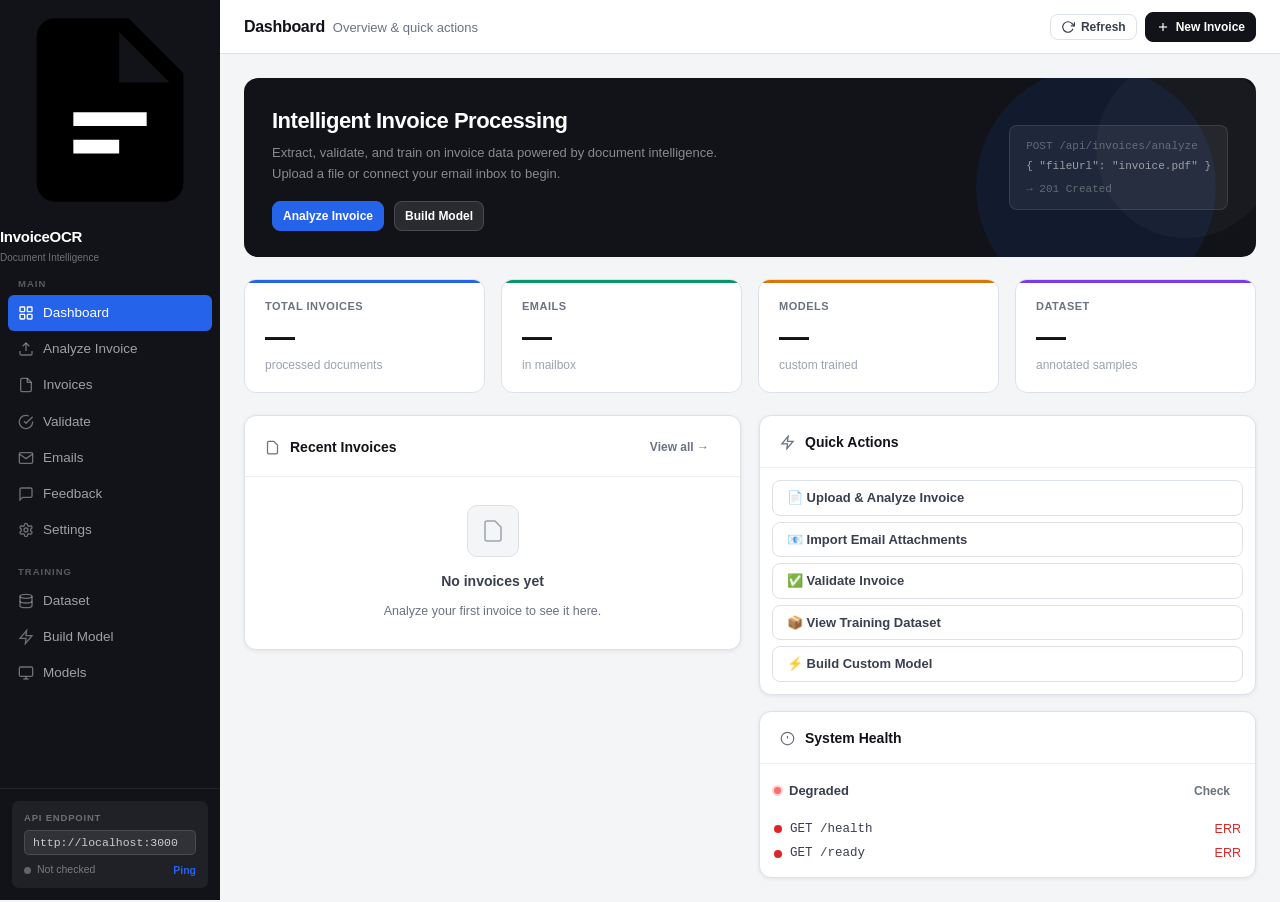
<file: index.html>
<!DOCTYPE html>
<html lang="en">
<head>
<meta charset="UTF-8"><meta name="viewport" content="width=device-width,initial-scale=1">
<title>Dashboard — InvoiceOCR</title>
<link rel="stylesheet" href="shared.css">
</head>
<body>
<div class="layout">
<div class="main-content">

  <div class="topbar">
    <div>
      <span class="topbar-title">Dashboard</span>
      <span class="topbar-sub">Overview &amp; quick actions</span>
    </div>
    <div class="topbar-right">
      <button class="btn btn-outline btn-sm" onclick="loadAll()">
        <svg viewBox="0 0 24 24" fill="none" stroke="currentColor" stroke-width="2"><polyline points="23 4 23 10 17 10"/><path d="M20.49 15a9 9 0 1 1-2.12-9.36L23 10"/></svg>
        Refresh
      </button>
      <a href="analyze.html" class="btn btn-primary btn-sm">
        <svg viewBox="0 0 24 24" fill="none" stroke="currentColor" stroke-width="2"><line x1="12" y1="5" x2="12" y2="19"/><line x1="5" y1="12" x2="19" y2="12"/></svg>
        New Invoice
      </a>
    </div>
  </div>

  <div class="page-body">

    <!-- Hero -->
    <div style="background:var(--c-ink);border-radius:14px;padding:26px 28px;margin-bottom:22px;display:flex;align-items:center;gap:20px;overflow:hidden;position:relative;">
      <div style="position:absolute;right:-20px;top:-20px;width:180px;height:180px;background:rgba(255,255,255,.03);border-radius:50%;pointer-events:none;"></div>
      <div style="position:absolute;right:40px;bottom:-50px;width:240px;height:240px;background:rgba(37,99,235,.1);border-radius:50%;pointer-events:none;"></div>
      <div style="flex:1;position:relative;z-index:1;">
        <div style="font-size:22px;font-weight:800;color:#fff;letter-spacing:-.5px;margin-bottom:6px;">Intelligent Invoice Processing</div>
        <div style="font-size:13px;color:rgba(255,255,255,.5);max-width:460px;line-height:1.6;">Extract, validate, and train on invoice data powered by document intelligence. Upload a file or connect your email inbox to begin.</div>
        <div style="display:flex;gap:10px;margin-top:16px;">
          <a href="analyze.html" class="btn btn-blue btn-sm">Analyze Invoice</a>
          <a href="training.html" class="btn btn-sm" style="background:rgba(255,255,255,.1);color:#fff;border-color:rgba(255,255,255,.15);">Build Model</a>
        </div>
      </div>
      <div style="flex-shrink:0;background:rgba(255,255,255,.06);border:1px solid rgba(255,255,255,.1);border-radius:8px;padding:12px 16px;font-family:monospace;font-size:11px;color:rgba(255,255,255,.55);position:relative;z-index:1;">
        <div style="color:rgba(255,255,255,.3);margin-bottom:4px;">POST /api/invoices/analyze</div>
        <div>{ "fileUrl": "invoice.pdf" }</div>
        <div style="margin-top:6px;color:rgba(255,255,255,.3);">→ 201 Created</div>
      </div>
    </div>

    <!-- Stats -->
    <div class="stats-grid stats-4">
      <div class="stat-card blue">
        <div class="stat-label">Total Invoices</div>
        <div class="stat-value" id="s-invoices">—</div>
        <div class="stat-meta">processed documents</div>
      </div>
      <div class="stat-card green">
        <div class="stat-label">Emails</div>
        <div class="stat-value" id="s-emails">—</div>
        <div class="stat-meta">in mailbox</div>
      </div>
      <div class="stat-card amber">
        <div class="stat-label">Models</div>
        <div class="stat-value" id="s-models">—</div>
        <div class="stat-meta">custom trained</div>
      </div>
      <div class="stat-card violet">
        <div class="stat-label">Dataset</div>
        <div class="stat-value" id="s-dataset">—</div>
        <div class="stat-meta">annotated samples</div>
      </div>
    </div>

    <div class="grid-2">

      <!-- Recent invoices -->
      <div class="card">
        <div class="card-header">
          <svg width="15" height="15" viewBox="0 0 24 24" fill="none" stroke="var(--c-ink3)" stroke-width="2"><path d="M14 2H6a2 2 0 0 0-2 2v16a2 2 0 0 0 2 2h12a2 2 0 0 0 2-2V8z"/></svg>
          <div><div class="card-title">Recent Invoices</div></div>
          <a href="invoices.html" class="btn btn-ghost btn-sm" style="margin-left:auto;">View all →</a>
        </div>
        <div id="recentList">
          <div class="empty-state" style="padding:28px 16px;">
            <div class="empty-icon"><svg viewBox="0 0 24 24" fill="none" stroke="currentColor" stroke-width="1.5"><path d="M14 2H6a2 2 0 0 0-2 2v16a2 2 0 0 0 2 2h12a2 2 0 0 0 2-2V8z"/></svg></div>
            <div class="empty-title">No invoices yet</div>
            <div class="empty-desc">Analyze your first invoice to see it here.</div>
          </div>
        </div>
      </div>

      <!-- Quick actions + system -->
      <div class="flex flex-col gap-16">
        <div class="card">
          <div class="card-header">
            <svg width="15" height="15" viewBox="0 0 24 24" fill="none" stroke="var(--c-ink3)" stroke-width="2"><polygon points="13 2 3 14 12 14 11 22 21 10 12 10 13 2"/></svg>
            <div class="card-title">Quick Actions</div>
          </div>
          <div class="card-body" style="padding:12px;display:flex;flex-direction:column;gap:6px;">
            <a href="analyze.html"  class="btn btn-outline w-full" style="justify-content:flex-start;">📄 Upload &amp; Analyze Invoice</a>
            <a href="emails.html"   class="btn btn-outline w-full" style="justify-content:flex-start;">📧 Import Email Attachments</a>
            <a href="validate.html" class="btn btn-outline w-full" style="justify-content:flex-start;">✅ Validate Invoice</a>
            <a href="dataset.html"  class="btn btn-outline w-full" style="justify-content:flex-start;">📦 View Training Dataset</a>
            <a href="training.html" class="btn btn-outline w-full" style="justify-content:flex-start;">⚡ Build Custom Model</a>
          </div>
        </div>

        <div class="card">
          <div class="card-header">
            <svg width="15" height="15" viewBox="0 0 24 24" fill="none" stroke="var(--c-ink3)" stroke-width="2"><circle cx="12" cy="12" r="10"/><line x1="12" y1="8" x2="12" y2="12"/><line x1="12" y1="16" x2="12.01" y2="16"/></svg>
            <div class="card-title">System Health</div>
          </div>
          <div class="card-body" style="padding:14px;">
            <div class="flex items-center gap-8 mb-16">
              <div class="api-dot" id="dashDot"></div>
              <span id="dashStatus" style="font-size:13px;font-weight:600;color:var(--c-ink2);">Unknown</span>
              <button class="btn btn-ghost btn-sm" style="margin-left:auto;" onclick="checkHealth()">Check</button>
            </div>
            <div id="healthEndpoints" style="display:flex;flex-direction:column;gap:6px;"></div>
          </div>
        </div>
      </div>
    </div>
  </div>
</div>
</div>

<script src="shared.js"></script>
<script>
async function loadAll() {
  checkHealth();
  // Load invoices
  try {
    const r = await api('GET', '/api/invoices');
    if (r.ok) {
      const d = await r.json();
      const invs = Array.isArray(d) ? d : (d.invoices || d.items || d.data || []);
      document.getElementById('s-invoices').textContent = invs.length;
      renderRecent(invs.slice(0, 6));
    }
  } catch {}

  // Load emails
  try {
    const r = await api('GET', '/api/emails');
    if (r.ok) {
      const d = await r.json();
      const emails = Array.isArray(d) ? d : (d.emails || d.data || d.items || []);
      document.getElementById('s-emails').textContent = emails.length;
    }
  } catch {}

  // Load models
  try {
    const r = await api('GET', '/api/training/models');
    if (r.ok) {
      const d = await r.json();
      const models = Array.isArray(d) ? d : (d.models || d.items || []);
      document.getElementById('s-models').textContent = models.length;
    }
  } catch {}

  // Load dataset
  try {
    const r = await api('GET', '/api/training/dataset');
    if (r.ok) {
      const d = await r.json();
      const docs = d.documents || d.items || d.data || [];
      const total = docs.reduce((s, x) => s + (x.annotationCount || 0), 0);
      document.getElementById('s-dataset').textContent = total;
    }
  } catch {}
}

function renderRecent(invs) {
  const el = document.getElementById('recentList');
  if (!invs.length) return;
  el.innerHTML = invs.map(inv => {
    const id   = inv.id || inv._id || '';
    const name = inv.fileName || inv.name || 'Invoice';
    const amt  = inv.totalAmount || inv.fields?.totalAmount?.value || '—';
    const s    = inv.status || 'processed';
    return `<div style="display:flex;align-items:center;gap:12px;padding:10px 16px;border-bottom:1px solid var(--c-border2);">
      <div style="width:36px;height:36px;background:var(--c-bg);border:1px solid var(--c-border);border-radius:7px;display:flex;align-items:center;justify-content:center;flex-shrink:0;">
        <svg width="16" height="16" viewBox="0 0 24 24" fill="none" stroke="var(--c-ink3)" stroke-width="1.5"><path d="M14 2H6a2 2 0 0 0-2 2v16a2 2 0 0 0 2 2h12a2 2 0 0 0 2-2V8z"/></svg>
      </div>
      <div style="flex:1;min-width:0;">
        <div style="font-weight:600;font-size:13px;overflow:hidden;text-overflow:ellipsis;white-space:nowrap;">${name}</div>
        <div style="font-size:11px;color:var(--c-ink3);font-family:monospace;">${id.slice(0,20)}</div>
      </div>
      <div style="font-size:13px;font-weight:600;color:var(--c-ink2);">${amt !== '—' ? amt : ''}</div>
      ${statusBadge(s)}
    </div>`;
  }).join('');
}

async function checkHealth() {
  const dot = document.getElementById('dashDot');
  const txt = document.getElementById('dashStatus');
  dot.className = 'api-dot loading';
  txt.textContent = 'Checking…';
  const endpoints = [
    { label: 'GET /health', path: '/health' },
    { label: 'GET /ready',  path: '/ready' }
  ];
  const results = [];
  for (const ep of endpoints) {
    try {
      const r = await api('GET', ep.path);
      results.push({ label: ep.label, ok: r.ok, code: r.status });
    } catch {
      results.push({ label: ep.label, ok: false, code: 'ERR' });
    }
  }
  const allOk = results.every(r => r.ok);
  dot.className = 'api-dot ' + (allOk ? 'ok' : 'err');
  txt.textContent = allOk ? 'All systems operational' : 'Degraded';

  document.getElementById('healthEndpoints').innerHTML = results.map(r =>
    `<div style="display:flex;align-items:center;gap:8px;font-size:12.5px;">
      <span style="width:8px;height:8px;border-radius:50%;background:${r.ok ? 'var(--c-green)' : 'var(--c-red)'};flex-shrink:0;"></span>
      <span style="font-family:monospace;color:var(--c-ink2);">${r.label}</span>
      <span style="margin-left:auto;${r.ok ? 'color:var(--c-green)' : 'color:var(--c-red)'};">${r.code}</span>
    </div>`
  ).join('');
}

loadAll();
</script>
</body>
</html>
</file>
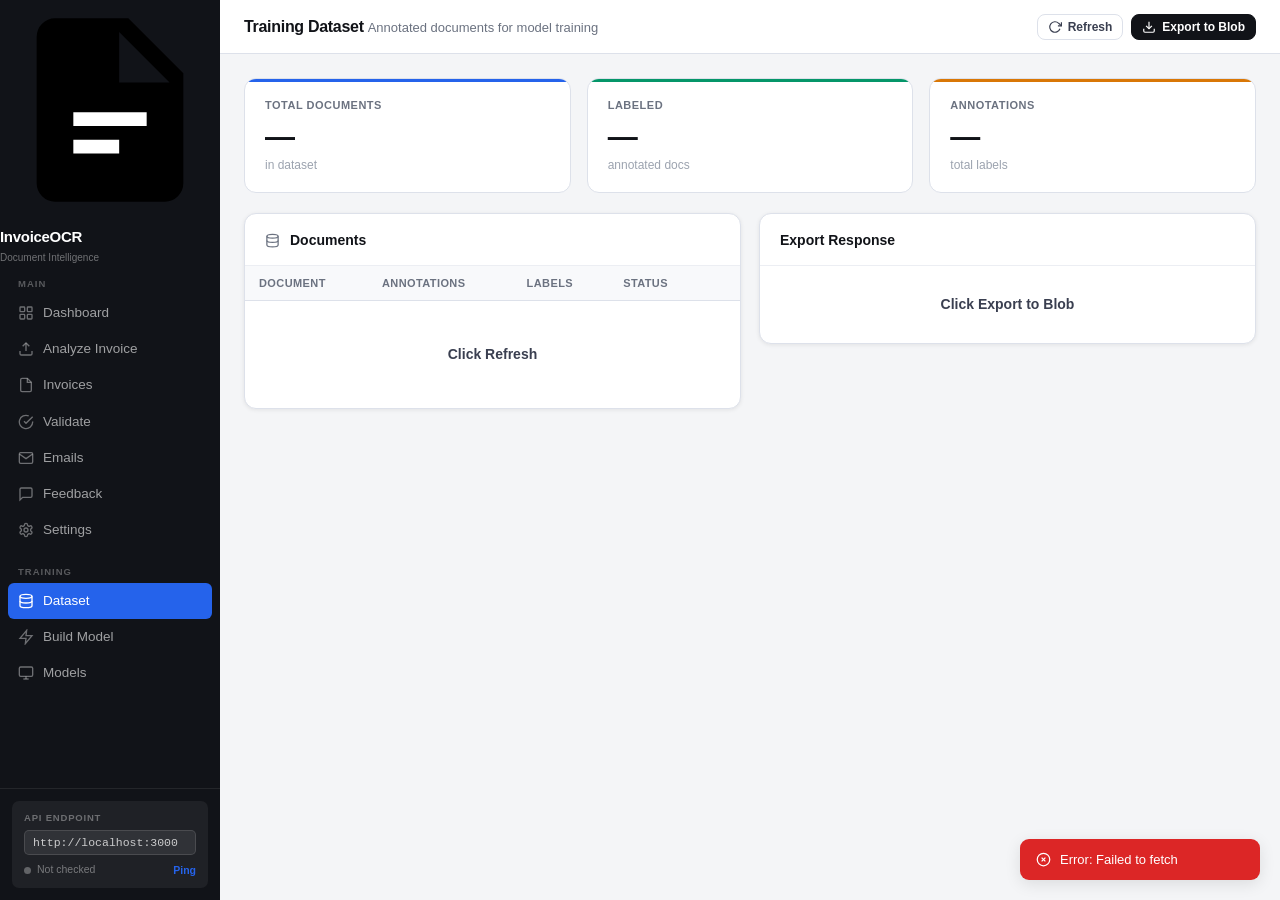
<file: dataset.html>
<!DOCTYPE html>
<html lang="en">
<head>
<meta charset="UTF-8"><meta name="viewport" content="width=device-width,initial-scale=1">
<title>Dataset — InvoiceOCR</title>
<link rel="stylesheet" href="shared.css">
</head>
<body>
<div class="layout">
<div class="main-content">
  <div class="topbar">
    <div><span class="topbar-title">Training Dataset</span><span class="topbar-sub">Annotated documents for model training</span></div>
    <div class="topbar-right">
      <button class="btn btn-outline btn-sm" onclick="load()">
        <svg viewBox="0 0 24 24" fill="none" stroke="currentColor" stroke-width="2"><polyline points="23 4 23 10 17 10"/><path d="M20.49 15a9 9 0 1 1-2.12-9.36L23 10"/></svg>
        Refresh
      </button>
      <button class="btn btn-primary btn-sm" onclick="doExport()">
        <svg viewBox="0 0 24 24" fill="none" stroke="currentColor" stroke-width="2"><path d="M21 15v4a2 2 0 0 1-2 2H5a2 2 0 0 1-2-2v-4"/><polyline points="7 10 12 15 17 10"/><line x1="12" y1="15" x2="12" y2="3"/></svg>
        Export to Blob
      </button>
    </div>
  </div>
  <div class="page-body">
    <div class="stats-grid stats-3 mb-20">
      <div class="stat-card blue" ><div class="stat-label">Total Documents</div><div class="stat-value" id="s-total">—</div><div class="stat-meta">in dataset</div></div>
      <div class="stat-card green"><div class="stat-label">Labeled</div><div class="stat-value" id="s-labeled">—</div><div class="stat-meta">annotated docs</div></div>
      <div class="stat-card amber"><div class="stat-label">Annotations</div><div class="stat-value" id="s-ann">—</div><div class="stat-meta">total labels</div></div>
    </div>

    <div class="grid-2" style="align-items:start;">
      <div class="card">
        <div class="card-header">
          <svg width="15" height="15" viewBox="0 0 24 24" fill="none" stroke="var(--c-ink3)" stroke-width="2"><ellipse cx="12" cy="5" rx="9" ry="3"/><path d="M21 12c0 1.66-4 3-9 3s-9-1.34-9-3"/><path d="M3 5v14c0 1.66 4 3 9 3s9-1.34 9-3V5"/></svg>
          <div class="card-title">Documents</div>
        </div>
        <div class="table-wrap">
          <table>
            <thead><tr><th>Document</th><th>Annotations</th><th>Labels</th><th>Status</th><th></th></tr></thead>
            <tbody id="tbody">
              <tr><td colspan="5"><div class="empty-state" style="padding:32px;"><div class="empty-title">Click Refresh</div></div></td></tr>
            </tbody>
          </table>
        </div>
      </div>

      <div class="card">
        <div class="card-header"><div class="card-title">Export Response</div></div>
        <div id="exportResp">
          <div class="empty-state" style="padding:28px;"><div class="empty-title">Click Export to Blob</div></div>
        </div>
      </div>
    </div>
  </div>
</div>
</div>
<script src="shared.js"></script>
<script>
async function load() {
  try {
    const r = await api('GET', '/api/training/dataset');
    if (!r.ok) { toast('Failed: '+r.status,'err'); return; }
    const d = await r.json();
    const docs = d.documents||d.items||d.data||(Array.isArray(d)?d:[]);
    const labeled = docs.filter(x=>(x.annotationCount||0)>0).length;
    const total   = docs.reduce((s,x)=>s+(x.annotationCount||0),0);
    document.getElementById('s-total').textContent   = docs.length;
    document.getElementById('s-labeled').textContent = labeled;
    document.getElementById('s-ann').textContent     = total;
    document.getElementById('tbody').innerHTML = docs.length
      ? docs.map(doc => {
          const id  = doc.id||doc._id||'';
          const nm  = doc.fileName||doc.name||id.slice(0,16);
          const ann = doc.annotationCount||0;
          const lbs = (doc.labels||doc.annotationLabels||[]).join(', ')||'—';
          return `<tr>
            <td><div style="font-weight:550;">${nm}</div><div style="font-size:10.5px;font-family:monospace;color:var(--c-ink3);">${id.slice(0,20)}</div></td>
            <td><span class="badge badge-blue">${ann}</span></td>
            <td style="max-width:160px;overflow:hidden;text-overflow:ellipsis;white-space:nowrap;font-size:12px;color:var(--c-ink3);">${lbs}</td>
            <td>${statusBadge(ann>0?'labeled':'pending')}</td>
            <td><a href="feedback.html?id=${id}" class="btn btn-ghost btn-sm">Annotate</a></td>
          </tr>`;
        }).join('')
      : '<tr><td colspan="5"><div class="empty-state" style="padding:28px;"><div class="empty-title">Dataset is empty</div><div class="empty-desc">Analyze and label invoices first.</div></div></td></tr>';
    toast(`${docs.length} document(s) loaded`, 'ok');
  } catch(e) { toast('Error: '+e.message,'err'); }
}

async function doExport() {
  toast('Exporting to blob…');
  try {
    const r = await api('POST', '/api/training/export');
    const d = await r.json().catch(()=>({}));
    renderJson('exportResp', d);
    if (r.ok) toast('Export complete','ok'); else toast('Export failed: '+r.status,'err');
  } catch(e) { toast('Error: '+e.message,'err'); }
}

load();
</script>
</body>
</html>
</file>
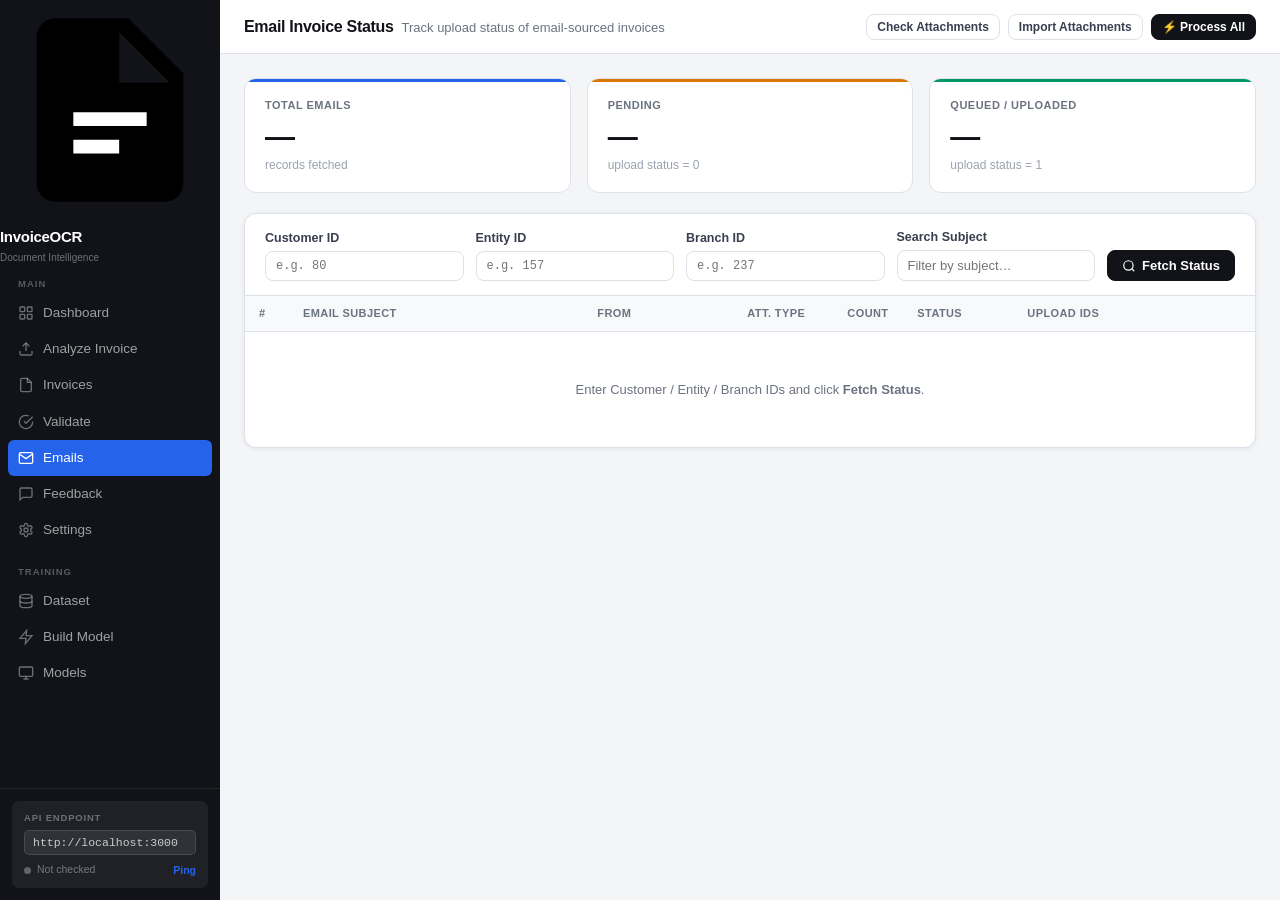
<file: emails.html>
<!DOCTYPE html>
<html lang="en">
<head>
<meta charset="UTF-8"><meta name="viewport" content="width=device-width,initial-scale=1">
<title>Email Invoice Status — InvoiceOCR</title>
<link rel="stylesheet" href="shared.css">
</head>
<body>
<div class="layout">
<div class="main-content">

  <div class="topbar">
    <div>
      <span class="topbar-title">Email Invoice Status</span>
      <span class="topbar-sub">Track upload status of email-sourced invoices</span>
    </div>
    <div class="topbar-right">
      <button class="btn btn-outline btn-sm" onclick="checkAttachments()">Check Attachments</button>
      <button class="btn btn-outline btn-sm" onclick="importAttachments()">Import Attachments</button>
      <button class="btn btn-primary btn-sm" onclick="processAll()">⚡ Process All</button>
    </div>
  </div>

  <div class="page-body">

    <!-- Stats Row -->
    <div class="stats-grid stats-3 mb-20">
      <div class="stat-card blue">
        <div class="stat-label">Total Emails</div>
        <div class="stat-value" id="em-total">—</div>
        <div class="stat-meta">records fetched</div>
      </div>
      <div class="stat-card amber">
        <div class="stat-label">Pending</div>
        <div class="stat-value" id="em-unprocessed">—</div>
        <div class="stat-meta">upload status = 0</div>
      </div>
      <div class="stat-card green">
        <div class="stat-label">Queued / Uploaded</div>
        <div class="stat-value" id="em-uploaded">—</div>
        <div class="stat-meta">upload status = 1</div>
      </div>
    </div>

    <div class="card">
      <!-- Filter bar -->
      <div style="padding:14px 20px;border-bottom:1px solid var(--c-border);display:flex;gap:12px;flex-wrap:wrap;align-items:flex-end;">
        <div style="flex:1;min-width:100px;">
          <div class="form-label" style="margin-bottom:4px;">Customer ID</div>
          <input class="form-input form-input mono" id="em-customerId" placeholder="e.g. 80" style="padding:7px 10px;">
        </div>
        <div style="flex:1;min-width:100px;">
          <div class="form-label" style="margin-bottom:4px;">Entity ID</div>
          <input class="form-input form-input mono" id="em-entityId" placeholder="e.g. 157" style="padding:7px 10px;">
        </div>
        <div style="flex:1;min-width:100px;">
          <div class="form-label" style="margin-bottom:4px;">Branch ID</div>
          <input class="form-input form-input mono" id="em-branchId" placeholder="e.g. 237" style="padding:7px 10px;">
        </div>
        <div style="flex:1;min-width:160px;">
          <div class="form-label" style="margin-bottom:4px;">Search Subject</div>
          <input class="form-input" id="em-search" placeholder="Filter by subject…" oninput="filterEmailTable()" style="padding:7px 10px;">
        </div>
        <button class="btn btn-primary" id="emailFetchBtn" onclick="loadEmails()">
          <svg viewBox="0 0 24 24" fill="none" stroke="currentColor" stroke-width="2"><circle cx="11" cy="11" r="8"/><line x1="21" y1="21" x2="16.65" y2="16.65"/></svg>
          Fetch Status
        </button>
      </div>

      <!-- Table -->
      <div class="table-wrap">
        <table>
          <thead>
            <tr>
              <th style="width:44px;">#</th>
              <th>Email Subject</th>
              <th>From</th>
              <th style="width:100px;">Att. Type</th>
              <th style="width:70px;">Count</th>
              <th style="width:110px;">Status</th>
              <th>Upload IDs</th>
            </tr>
          </thead>
          <tbody id="emailMainBody">
            <tr>
              <td colspan="7" style="text-align:center;padding:48px;color:var(--c-ink3);font-size:13px;">
                Enter Customer / Entity / Branch IDs and click <strong>Fetch Status</strong>.
              </td>
            </tr>
          </tbody>
        </table>
      </div>
    </div>

    <!-- Actions response -->
    <div id="emailActionResp" style="margin-top:16px;"></div>

  </div>
</div>
</div>
<script src="shared.js"></script>
<script>
const EM = { rows: [] };

const UPLOAD_STATUS_MAP = {
  0: { label: 'Pending',  badge: 'badge-amber' },
  1: { label: 'Queued',   badge: 'badge-green' },
  2: { label: 'Failed',   badge: 'badge-red'   },
  3: { label: 'Skipped',  badge: 'badge-gray'  },
};
const ATT_TYPE_MAP = { 0: 'None', 1: 'Invoice', 2: 'Statement', 3: 'Expenses' };

async function loadEmails() {
  const btn   = document.getElementById('emailFetchBtn');
  const tbody = document.getElementById('emailMainBody');
  const query = {
    customerId: parseInt(document.getElementById('em-customerId').value) || 0,
    entityId:   parseInt(document.getElementById('em-entityId').value)   || 0,
    branchId:   parseInt(document.getElementById('em-branchId').value)   || 0,
  };

  btn.disabled = true;
  btn.innerHTML = '<span class="spinner" style="width:13px;height:13px;border-width:2px;"></span>&nbsp;Fetching…';
  tbody.innerHTML = `<tr><td colspan="7" style="text-align:center;padding:40px;"><span class="spinner"></span></td></tr>`;

  try {
    const r    = await api('GET', '/api/emails/email-invoice-status', query);
    const data = await r.json();

    if (!r.ok) {
      tbody.innerHTML = `<tr><td colspan="7" style="color:var(--c-red);text-align:center;padding:40px;">Error ${r.status}: ${data.message||''}</td></tr>`;
      toast('Fetch failed: ' + r.status, 'err');
      return;
    }

    EM.rows = data.data || data.items || (Array.isArray(data) ? data : []);
    renderEmailTable(EM.rows);

    // Update stats
    document.getElementById('em-total').textContent       = EM.rows.length;
    document.getElementById('em-uploaded').textContent    = EM.rows.filter(r => (r.UPLOAD_STATUS ?? r.uploadStatus) === 1).length;
    document.getElementById('em-unprocessed').textContent = EM.rows.filter(r => (r.UPLOAD_STATUS ?? r.uploadStatus) === 0).length;

    toast(`${EM.rows.length} record(s) loaded`, 'ok');
  } catch (e) {
    tbody.innerHTML = `<tr><td colspan="7" style="color:var(--c-red);text-align:center;padding:40px;">Error: ${e.message}</td></tr>`;
    toast('Error: ' + e.message, 'err');
  } finally {
    btn.disabled = false;
    btn.innerHTML = '<svg viewBox="0 0 24 24" fill="none" stroke="currentColor" stroke-width="2"><circle cx="11" cy="11" r="8"/><line x1="21" y1="21" x2="16.65" y2="16.65"/></svg> Fetch Status';
  }
}

function filterEmailTable() {
  const q = document.getElementById('em-search').value.toLowerCase();
  const filtered = EM.rows.filter(r =>
    (r.EMAIL_SUBJECT || r.emailSubject || '').toLowerCase().includes(q) ||
    (r.FROM || r.from || '').toLowerCase().includes(q)
  );
  renderEmailTable(filtered);
}

function renderEmailTable(rows) {
  const tbody = document.getElementById('emailMainBody');
  if (!rows.length) {
    tbody.innerHTML = `<tr><td colspan="7" style="text-align:center;padding:40px;color:var(--c-ink3);">No records found.</td></tr>`;
    return;
  }
  tbody.innerHTML = rows.map(row => {
    const statusInfo = UPLOAD_STATUS_MAP[row.UPLOAD_STATUS ?? row.uploadStatus] || { label: '—', badge: 'badge-gray' };
    const attType    = ATT_TYPE_MAP[row.ATTACHMENT_TYPE ?? row.attachmentType]  || '—';
    const uid        = row.EMAIL_INVOICE_UPLOAD_STATUS_ID ?? row.id ?? '';
    const subject    = row.EMAIL_SUBJECT || row.emailSubject || '(No Subject)';
    const from       = row.FROM || row.from || '—';
    const attCount   = row.ATTACHMENT_COUNT ?? row.attachmentCount ?? 0;
    const uploadIds  = row.UPLOAD_IDS ?? row.uploadIds ?? 'null';
    return `<tr>
      <td class="td-mono" style="font-size:11.5px;">${uid}</td>
      <td>
        <div style="font-weight:600;color:var(--c-ink);">${subject}</div>
        <div style="font-size:10.5px;font-family:monospace;color:var(--c-ink3);margin-top:2px;">${(row.EMAIL_UNIQUE_ID||'').slice(0,28)}</div>
      </td>
      <td style="font-size:12.5px;color:var(--c-ink3);max-width:180px;overflow:hidden;text-overflow:ellipsis;white-space:nowrap;">${from}</td>
      <td><span class="badge badge-gray">${attType}</span></td>
      <td style="text-align:center;">${attCount}</td>
      <td><span class="badge ${statusInfo.badge}">${statusInfo.label}</span></td>
      <td class="td-mono" style="font-size:11px;color:var(--c-ink3);">${uploadIds}</td>
    </tr>`;
  }).join('');
}

async function checkAttachments() {
  toast('Checking for email attachments…');
  try {
    const r = await api('POST', '/api/invoices/check-email-attachments');
    const d = await r.json().catch(()=>({}));
    document.getElementById('emailActionResp').innerHTML = `<div class="card"><div class="card-header"><div class="card-title">check-email-attachments</div></div><div class="card-body" style="padding:0;"><div class="json-box"><div class="json-body">${jsonHL(d)}</div></div></div></div>`;
    if (r.ok) { toast('Check complete', 'ok'); loadEmails(); }
    else toast('Check failed: ' + r.status, 'err');
  } catch(e) { toast('Error: '+e.message,'err'); }
}

async function importAttachments() {
  toast('Importing email attachments…');
  try {
    const r = await api('POST', '/api/invoices/import-email-attachments');
    const d = await r.json().catch(()=>({}));
    document.getElementById('emailActionResp').innerHTML = `<div class="card"><div class="card-header"><div class="card-title">import-email-attachments</div></div><div class="card-body" style="padding:0;"><div class="json-box"><div class="json-body">${jsonHL(d)}</div></div></div></div>`;
    if (r.ok) { toast('Import complete', 'ok'); loadEmails(); }
    else toast('Import failed: ' + r.status, 'err');
  } catch(e) { toast('Error: '+e.message,'err'); }
}

async function processAll() {
  toast('Processing unprocessed invoices…');
  try {
    const r = await api('POST', '/api/invoices/process-unprocessed');
    const d = await r.json().catch(()=>({}));
    document.getElementById('emailActionResp').innerHTML = `<div class="card"><div class="card-header"><div class="card-title">process-unprocessed</div></div><div class="card-body" style="padding:0;"><div class="json-box"><div class="json-body">${jsonHL(d)}</div></div></div></div>`;
    if (r.ok) { toast('Processing complete', 'ok'); loadEmails(); }
    else toast('Processing failed: ' + r.status, 'err');
  } catch(e) { toast('Error: '+e.message,'err'); }
}
</script>
</body>
</html>
</file>
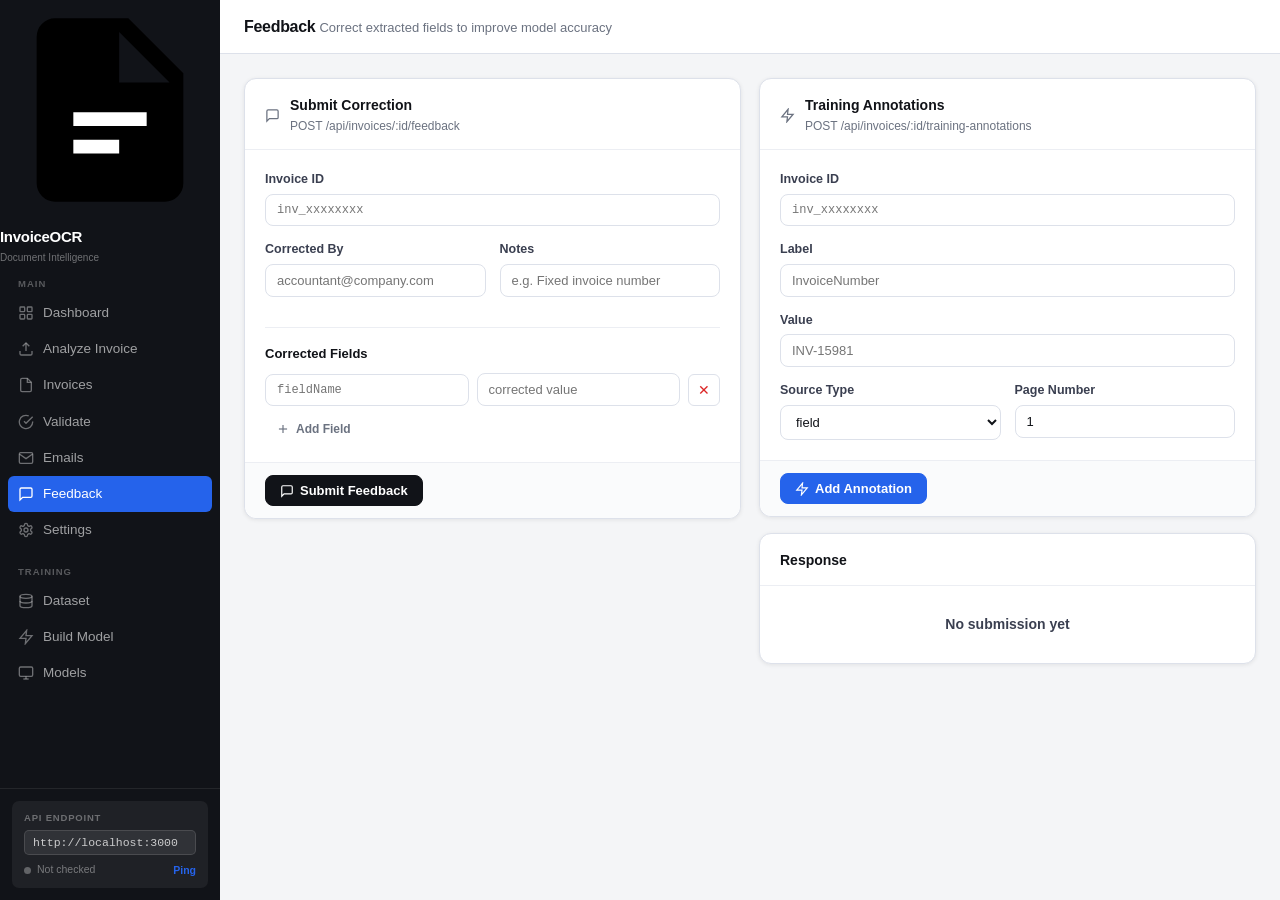
<file: feedback.html>
<!DOCTYPE html>
<html lang="en">
<head>
<meta charset="UTF-8"><meta name="viewport" content="width=device-width,initial-scale=1">
<title>Feedback — InvoiceOCR</title>
<link rel="stylesheet" href="shared.css">
</head>
<body>
<div class="layout">
<div class="main-content">
  <div class="topbar">
    <div><span class="topbar-title">Feedback</span><span class="topbar-sub">Correct extracted fields to improve model accuracy</span></div>
  </div>
  <div class="page-body">
    <div class="grid-2" style="align-items:start;">

      <div class="card">
        <div class="card-header">
          <svg width="15" height="15" viewBox="0 0 24 24" fill="none" stroke="var(--c-ink3)" stroke-width="2"><path d="M21 15a2 2 0 0 1-2 2H7l-4 4V5a2 2 0 0 1 2-2h14a2 2 0 0 1 2 2z"/></svg>
          <div><div class="card-title">Submit Correction</div><div class="card-subtitle">POST /api/invoices/:id/feedback</div></div>
        </div>
        <div class="card-body">
          <div class="form-group">
            <label class="form-label">Invoice ID</label>
            <input class="form-input form-input mono" id="fb-id" placeholder="inv_xxxxxxxx">
          </div>
          <div class="form-row-2">
            <div class="form-group">
              <label class="form-label">Corrected By</label>
              <input class="form-input" id="fb-by" placeholder="accountant@company.com">
            </div>
            <div class="form-group">
              <label class="form-label">Notes</label>
              <input class="form-input" id="fb-notes" placeholder="e.g. Fixed invoice number">
            </div>
          </div>
          <div class="divider"></div>
          <div style="font-size:13px;font-weight:700;color:var(--c-ink);margin-bottom:10px;">Corrected Fields</div>
          <div id="fbFields" style="display:flex;flex-direction:column;gap:8px;">
            <div class="fb-row" style="display:grid;grid-template-columns:1fr 1fr 32px;gap:8px;align-items:center;">
              <input class="form-input form-input mono" placeholder="fieldName">
              <input class="form-input" placeholder="corrected value">
              <button onclick="removeRow(this)" style="width:32px;height:32px;border:1px solid var(--c-border);border-radius:6px;background:transparent;cursor:pointer;color:var(--c-red);font-size:14px;">✕</button>
            </div>
          </div>
          <button class="btn btn-ghost btn-sm" onclick="addRow()" style="margin-top:10px;">
            <svg viewBox="0 0 24 24" fill="none" stroke="currentColor" stroke-width="2"><line x1="12" y1="5" x2="12" y2="19"/><line x1="5" y1="12" x2="19" y2="12"/></svg>
            Add Field
          </button>
        </div>
        <div class="card-footer">
          <button class="btn btn-primary" onclick="submitFeedback()">
            <svg viewBox="0 0 24 24" fill="none" stroke="currentColor" stroke-width="2"><path d="M21 15a2 2 0 0 1-2 2H7l-4 4V5a2 2 0 0 1 2-2h14a2 2 0 0 1 2 2z"/></svg>
            Submit Feedback
          </button>
        </div>
      </div>

      <!-- Annotations panel -->
      <div style="display:flex;flex-direction:column;gap:16px;">
        <div class="card">
          <div class="card-header">
            <svg width="15" height="15" viewBox="0 0 24 24" fill="none" stroke="var(--c-ink3)" stroke-width="2"><polygon points="13 2 3 14 12 14 11 22 21 10 12 10 13 2"/></svg>
            <div><div class="card-title">Training Annotations</div><div class="card-subtitle">POST /api/invoices/:id/training-annotations</div></div>
          </div>
          <div class="card-body">
            <div class="form-group">
              <label class="form-label">Invoice ID</label>
              <input class="form-input form-input mono" id="ann-id" placeholder="inv_xxxxxxxx">
            </div>
            <div class="form-group">
              <label class="form-label">Label</label>
              <input class="form-input" id="ann-label" placeholder="InvoiceNumber">
            </div>
            <div class="form-group">
              <label class="form-label">Value</label>
              <input class="form-input" id="ann-value" placeholder="INV-15981">
            </div>
            <div class="form-row-2">
              <div class="form-group" style="margin-bottom:0;">
                <label class="form-label">Source Type</label>
                <select class="form-select" id="ann-source">
                  <option value="field">field</option>
                  <option value="rawText">rawText</option>
                  <option value="lineItem">lineItem</option>
                </select>
              </div>
              <div class="form-group" style="margin-bottom:0;">
                <label class="form-label">Page Number</label>
                <input class="form-input" id="ann-page" type="number" value="1" min="1">
              </div>
            </div>
          </div>
          <div class="card-footer">
            <button class="btn btn-blue" onclick="submitAnnotation()">
              <svg viewBox="0 0 24 24" fill="none" stroke="currentColor" stroke-width="2"><polygon points="13 2 3 14 12 14 11 22 21 10 12 10 13 2"/></svg>
              Add Annotation
            </button>
          </div>
        </div>

        <div class="card">
          <div class="card-header"><div class="card-title">Response</div></div>
          <div id="respArea">
            <div class="empty-state" style="padding:28px;"><div class="empty-title">No submission yet</div></div>
          </div>
        </div>
      </div>
    </div>
  </div>
</div>
</div>
<script src="shared.js"></script>
<script>
// Pre-fill from URL
const p = new URLSearchParams(location.search);
if (p.get('id')) { document.getElementById('fb-id').value = p.get('id'); document.getElementById('ann-id').value = p.get('id'); }

function addRow() {
  const c = document.getElementById('fbFields');
  const d = document.createElement('div');
  d.className = 'fb-row';
  d.style.cssText = 'display:grid;grid-template-columns:1fr 1fr 32px;gap:8px;align-items:center;';
  d.innerHTML = `<input class="form-input form-input mono" placeholder="fieldName"><input class="form-input" placeholder="corrected value"><button onclick="removeRow(this)" style="width:32px;height:32px;border:1px solid var(--c-border);border-radius:6px;background:transparent;cursor:pointer;color:var(--c-red);font-size:14px;">✕</button>`;
  c.appendChild(d);
}
function removeRow(btn) { const rows=document.querySelectorAll('.fb-row'); if(rows.length>1) btn.closest('.fb-row').remove(); }

async function submitFeedback() {
  const id = document.getElementById('fb-id').value.trim();
  if (!id) { toast('Invoice ID required','warn'); return; }
  const correctedData = {};
  document.querySelectorAll('.fb-row').forEach(row => {
    const ins = row.querySelectorAll('input');
    const k = ins[0].value.trim(); const v = ins[1].value.trim();
    if (k && v) correctedData[k] = { value: v, confidence: 1 };
  });
  try {
    const r = await api('POST', `/api/invoices/${id}/feedback`, {
      correctedBy: document.getElementById('fb-by').value.trim() || 'reviewer',
      notes:       document.getElementById('fb-notes').value.trim(),
      correctedData
    });
    const d = await r.json().catch(()=>({}));
    renderJson('respArea', d);
    if (r.ok) toast('Feedback submitted','ok'); else toast('Failed: '+r.status,'err');
  } catch(e) { toast('Error: '+e.message,'err'); }
}

async function submitAnnotation() {
  const id = document.getElementById('ann-id').value.trim();
  if (!id) { toast('Invoice ID required','warn'); return; }
  const ann = {
    label:      document.getElementById('ann-label').value.trim(),
    value:      document.getElementById('ann-value').value.trim(),
    sourceType: document.getElementById('ann-source').value,
    pageNumber: +document.getElementById('ann-page').value || 1,
  };
  if (!ann.label) { toast('Label required','warn'); return; }
  try {
    const r = await api('POST', `/api/invoices/${id}/training-annotations`, { annotations: [ann] });
    const d = await r.json().catch(()=>({}));
    renderJson('respArea', d);
    if (r.ok) toast('Annotation added','ok'); else toast('Failed: '+r.status,'err');
  } catch(e) { toast('Error: '+e.message,'err'); }
}
</script>
</body>
</html>
</file>
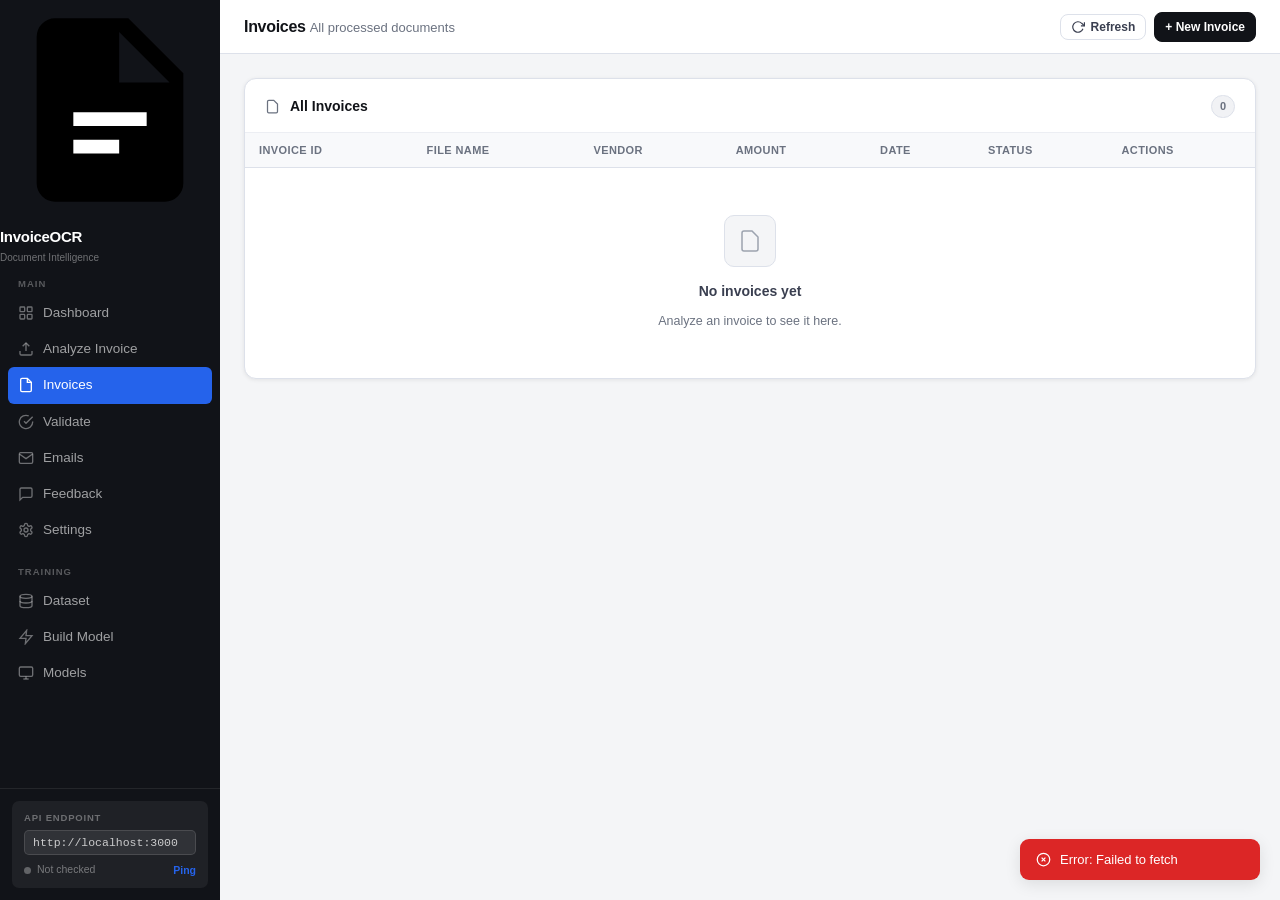
<file: invoices.html>
<!DOCTYPE html>
<html lang="en">
<head>
<meta charset="UTF-8"><meta name="viewport" content="width=device-width,initial-scale=1">
<title>Invoices — InvoiceOCR</title>
<link rel="stylesheet" href="shared.css">
</head>
<body>
<div class="layout">
<div class="main-content">
  <div class="topbar">
    <div><span class="topbar-title">Invoices</span><span class="topbar-sub">All processed documents</span></div>
    <div class="topbar-right">
      <button class="btn btn-outline btn-sm" onclick="load()">
        <svg viewBox="0 0 24 24" fill="none" stroke="currentColor" stroke-width="2"><polyline points="23 4 23 10 17 10"/><path d="M20.49 15a9 9 0 1 1-2.12-9.36L23 10"/></svg>
        Refresh
      </button>
      <a href="analyze.html" class="btn btn-primary btn-sm">+ New Invoice</a>
    </div>
  </div>

  <div class="page-body">
    <div class="card">
      <div class="card-header">
        <svg width="15" height="15" viewBox="0 0 24 24" fill="none" stroke="var(--c-ink3)" stroke-width="2"><path d="M14 2H6a2 2 0 0 0-2 2v16a2 2 0 0 0 2 2h12a2 2 0 0 0 2-2V8z"/></svg>
        <div class="card-title">All Invoices</div>
        <span class="badge badge-gray" id="countBadge" style="margin-left:auto;">0</span>
      </div>
      <div class="table-wrap">
        <table>
          <thead>
            <tr>
              <th>Invoice ID</th><th>File Name</th><th>Vendor</th>
              <th>Amount</th><th>Date</th><th>Status</th><th>Actions</th>
            </tr>
          </thead>
          <tbody id="tbody">
            <tr><td colspan="7">
              <div class="empty-state" style="padding:36px;">
                <div class="empty-icon"><svg viewBox="0 0 24 24" fill="none" stroke="currentColor" stroke-width="1.5"><path d="M14 2H6a2 2 0 0 0-2 2v16a2 2 0 0 0 2 2h12a2 2 0 0 0 2-2V8z"/></svg></div>
                <div class="empty-title">No invoices yet</div>
                <div class="empty-desc">Analyze an invoice to see it here.</div>
              </div>
            </td></tr>
          </tbody>
        </table>
      </div>
    </div>
  </div>
</div>
</div>

<!-- Detail Modal -->
<div id="modal" style="display:none;position:fixed;inset:0;background:rgba(0,0,0,.45);z-index:500;align-items:center;justify-content:center;backdrop-filter:blur(2px);">
  <div style="background:#fff;border-radius:16px;width:620px;max-width:95vw;max-height:90vh;overflow-y:auto;box-shadow:var(--shadow-md);animation:fadeSlide .18s ease;">
    <div style="padding:20px 22px 16px;border-bottom:1px solid var(--c-border);display:flex;align-items:center;gap:12px;">
      <div style="width:38px;height:38px;background:var(--c-blue-lt);border-radius:9px;display:flex;align-items:center;justify-content:center;">
        <svg width="18" height="18" viewBox="0 0 24 24" fill="none" stroke="var(--c-blue)" stroke-width="2"><path d="M14 2H6a2 2 0 0 0-2 2v16a2 2 0 0 0 2 2h12a2 2 0 0 0 2-2V8z"/></svg>
      </div>
      <div>
        <div id="modalTitle" style="font-size:15px;font-weight:700;color:var(--c-ink);">Invoice Details</div>
        <div id="modalId" style="font-size:11px;font-family:monospace;color:var(--c-ink3);margin-top:1px;"></div>
      </div>
      <button onclick="closeModal()" style="margin-left:auto;background:transparent;border:none;cursor:pointer;padding:4px;border-radius:6px;color:var(--c-ink3);">
        <svg width="18" height="18" viewBox="0 0 24 24" fill="none" stroke="currentColor" stroke-width="2"><line x1="18" y1="6" x2="6" y2="18"/><line x1="6" y1="6" x2="18" y2="18"/></svg>
      </button>
    </div>
    <div style="padding:20px;">
      <div class="tab-bar">
        <button class="tab-btn active" id="dtab-fields" onclick="switchDTab('fields')">Fields</button>
        <button class="tab-btn" id="dtab-raw" onclick="switchDTab('raw')">JSON</button>
      </div>
      <div class="tab-panel active" id="dpFields"><div id="dFieldGrid" style="display:grid;grid-template-columns:1fr 1fr;gap:10px;"></div></div>
      <div class="tab-panel" id="dpRaw"><div id="dRawJson"></div></div>
    </div>
    <div style="padding:12px 20px;border-top:1px solid var(--c-border);background:#fafbfc;border-radius:0 0 16px 16px;display:flex;gap:8px;">
      <a id="modalValidateBtn" href="#" class="btn btn-outline btn-sm">Validate</a>
      <a id="modalFeedbackBtn" href="#" class="btn btn-outline btn-sm">Feedback</a>
      <button onclick="closeModal()" class="btn btn-primary btn-sm" style="margin-left:auto;">Close</button>
    </div>
  </div>
</div>
<style>@keyframes fadeSlide{from{opacity:0;transform:scale(.97) translateY(6px)}to{opacity:1;transform:none}}</style>

<script src="shared.js"></script>
<script>
async function load() {
  try {
    const r = await api('GET', '/api/invoices');
    if (!r.ok) { toast('Failed: '+r.status,'err'); return; }
    const d = await r.json();
    const invs = Array.isArray(d) ? d : (d.invoices||d.items||d.data||[]);
    document.getElementById('countBadge').textContent = invs.length + ' invoices';
    const tbody = document.getElementById('tbody');
    if (!invs.length) {
      tbody.innerHTML = `<tr><td colspan="7"><div class="empty-state" style="padding:36px;"><div class="empty-title">No invoices yet</div></div></td></tr>`;
      return;
    }
    tbody.innerHTML = invs.map(inv => {
      const id = inv.id || inv._id || '';
      const nm = inv.fileName || inv.name || '—';
      const ve = inv.vendorName || inv.fields?.vendorName?.value || '—';
      const am = inv.totalAmount || inv.fields?.totalAmount?.value || '—';
      const dt = inv.invoiceDate || inv.fields?.invoiceDate?.value || '—';
      const st = inv.status || 'processed';
      return `<tr>
        <td class="td-mono">${id.slice(0,14)}…</td>
        <td><span style="font-weight:550;">${nm}</span></td>
        <td>${ve}</td>
        <td class="td-mono">${am}</td>
        <td class="td-mono">${dt}</td>
        <td>${statusBadge(st)}</td>
        <td style="display:flex;gap:6px;">
          <button class="btn btn-ghost btn-sm" onclick="openDetail('${id}')">View</button>
          <a href="validate.html?id=${id}" class="btn btn-ghost btn-sm">Validate</a>
        </td>
      </tr>`;
    }).join('');
    toast(`${invs.length} invoice(s) loaded`, 'ok');
  } catch(e) { toast('Error: '+e.message,'err'); }
}

async function openDetail(id) {
  document.getElementById('modalTitle').textContent = 'Loading…';
  document.getElementById('modalId').textContent    = id;
  document.getElementById('modal').style.display   = 'flex';
  document.getElementById('modalValidateBtn').href  = `validate.html?id=${id}`;
  document.getElementById('modalFeedbackBtn').href  = `feedback.html?id=${id}`;
  try {
    const r = await api('GET', `/api/invoices/${id}`);
    if (!r.ok) return;
    const data = await r.json();
    document.getElementById('modalTitle').textContent = data.fileName || 'Invoice';
    document.getElementById('dRawJson').innerHTML = `<div class="json-box"><div class="json-box-header"><span class="json-box-label">RESPONSE</span></div><div class="json-body">${jsonHL(data)}</div></div>`;
    const fields = extractFields(data);
    const entries = Object.entries(fields);
    document.getElementById('dFieldGrid').innerHTML = entries.length
      ? entries.map(([k, {value, confidence}]) => `<div style="background:var(--c-bg);border:1px solid var(--c-border);border-radius:8px;padding:10px 12px;">
          <div style="font-size:10.5px;font-weight:700;text-transform:uppercase;letter-spacing:.5px;color:var(--c-ink3);margin-bottom:4px;">${k}</div>
          <div style="font-size:13px;font-weight:600;color:var(--c-ink);font-family:monospace;">${value||'—'}</div>
          ${confPill(confidence) ? `<div style="margin-top:3px;">${confPill(confidence)}</div>` : ''}
        </div>`).join('')
      : '<div style="color:var(--c-ink3);font-size:13px;grid-column:span 2;">No fields extracted.</div>';
  } catch(e) { toast('Error: '+e.message,'err'); }
}

function closeModal() { document.getElementById('modal').style.display = 'none'; }
function switchDTab(t) {
  ['fields','raw'].forEach(x => {
    document.getElementById('dp'+x.charAt(0).toUpperCase()+x.slice(1)).classList.toggle('active', x===t);
    document.getElementById('dtab-'+x).classList.toggle('active', x===t);
  });
}

load();
</script>
</body>
</html>
</file>
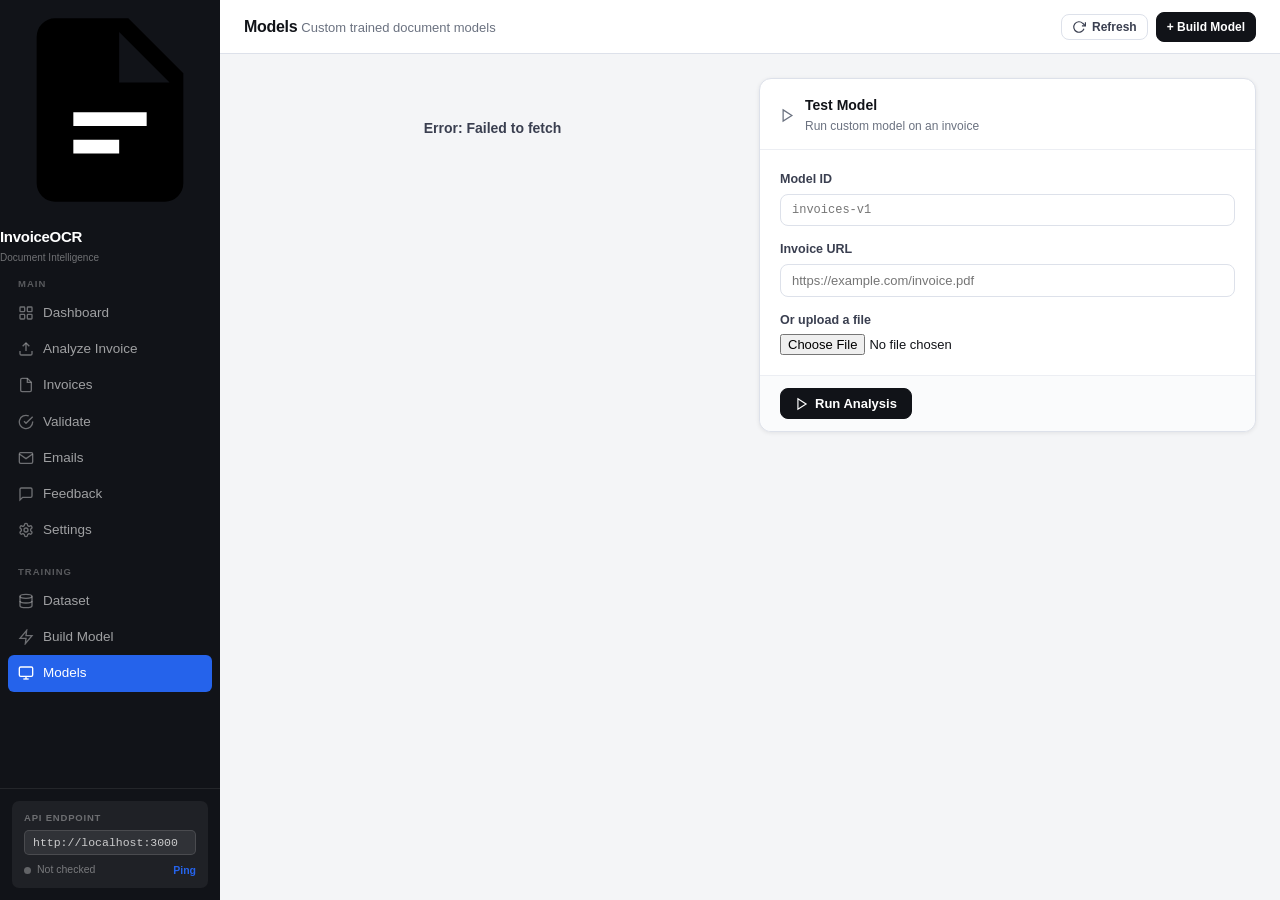
<file: models.html>
<!DOCTYPE html>
<html lang="en">
<head>
<meta charset="UTF-8"><meta name="viewport" content="width=device-width,initial-scale=1">
<title>Models — InvoiceOCR</title>
<link rel="stylesheet" href="shared.css">
</head>
<body>
<div class="layout">
<div class="main-content">
  <div class="topbar">
    <div><span class="topbar-title">Models</span><span class="topbar-sub">Custom trained document models</span></div>
    <div class="topbar-right">
      <button class="btn btn-outline btn-sm" onclick="loadModels()">
        <svg viewBox="0 0 24 24" fill="none" stroke="currentColor" stroke-width="2"><polyline points="23 4 23 10 17 10"/><path d="M20.49 15a9 9 0 1 1-2.12-9.36L23 10"/></svg>
        Refresh
      </button>
      <a href="training.html" class="btn btn-primary btn-sm">+ Build Model</a>
    </div>
  </div>
  <div class="page-body">
    <div class="grid-2" style="align-items:start;">

      <!-- Models list -->
      <div>
        <div id="modelsList">
          <div style="padding:16px;display:flex;gap:10px;align-items:center;color:var(--c-ink3);font-size:13px;"><span class="spinner"></span>Loading…</div>
        </div>
      </div>

      <!-- Test panel -->
      <div style="display:flex;flex-direction:column;gap:16px;">
        <div class="card">
          <div class="card-header">
            <svg width="15" height="15" viewBox="0 0 24 24" fill="none" stroke="var(--c-ink3)" stroke-width="2"><polygon points="5 3 19 12 5 21 5 3"/></svg>
            <div><div class="card-title">Test Model</div><div class="card-subtitle">Run custom model on an invoice</div></div>
          </div>
          <div class="card-body">
            <div class="form-group">
              <label class="form-label">Model ID</label>
              <input class="form-input form-input mono" id="t-mid" placeholder="invoices-v1">
            </div>
            <div class="form-group">
              <label class="form-label">Invoice URL</label>
              <input class="form-input" id="t-url" placeholder="https://example.com/invoice.pdf">
            </div>
            <div class="form-group" style="margin-bottom:0;">
              <label class="form-label">Or upload a file</label>
              <input type="file" id="t-file" accept=".pdf,.png,.jpg" style="font-size:13px;">
            </div>
          </div>
          <div class="card-footer">
            <button class="btn btn-primary" onclick="testModel()">
              <svg viewBox="0 0 24 24" fill="none" stroke="currentColor" stroke-width="2"><polygon points="5 3 19 12 5 21 5 3"/></svg>
              Run Analysis
            </button>
          </div>
        </div>

        <div class="card" id="testResultCard" style="display:none;">
          <div class="card-header">
            <div class="card-title">Test Results</div>
            <span class="badge badge-green" style="margin-left:auto;">Success</span>
          </div>
          <div id="testFields" style="padding:16px;display:grid;grid-template-columns:1fr 1fr;gap:10px;"></div>
          <div id="testRaw" style="padding:0 16px 16px;"></div>
        </div>
      </div>
    </div>
  </div>
</div>
</div>
<script src="shared.js"></script>
<script>
async function loadModels() {
  const el = document.getElementById('modelsList');
  el.innerHTML = '<div style="padding:16px;display:flex;gap:10px;align-items:center;color:var(--c-ink3);font-size:13px;"><span class="spinner"></span>Loading…</div>';
  try {
    const r = await api('GET', '/api/training/models');
    if (!r.ok) { el.innerHTML = `<div class="empty-state" style="padding:40px;"><div class="empty-title">Failed: ${r.status}</div></div>`; return; }
    const d = await r.json();
    const models = Array.isArray(d) ? d : (d.models||d.items||d.data||[]);
    if (!models.length) {
      el.innerHTML = `<div class="empty-state" style="padding:40px;">
        <div class="empty-icon"><svg viewBox="0 0 24 24" fill="none" stroke="currentColor" stroke-width="1.5"><rect x="2" y="3" width="20" height="14" rx="2"/></svg></div>
        <div class="empty-title">No models yet</div>
        <div class="empty-desc">Build a custom model from the Training tab.</div>
        <a href="training.html" class="btn btn-primary btn-sm" style="margin-top:8px;">Go to Training</a>
      </div>`;
      return;
    }
    el.innerHTML = models.map(m => {
      const mid = m.modelId||m.id||'—';
      const st  = m.status||'unknown';
      const mode = m.buildMode||m.mode||'—';
      const created = m.createdAt ? new Date(m.createdAt).toLocaleDateString() : '—';
      return `<div class="card" style="margin-bottom:12px;">
        <div style="padding:18px 20px;">
          <div style="display:flex;align-items:flex-start;gap:12px;margin-bottom:14px;">
            <div style="width:40px;height:40px;background:var(--c-ink);border-radius:8px;display:flex;align-items:center;justify-content:center;flex-shrink:0;">
              <svg width="18" height="18" viewBox="0 0 24 24" fill="white"><rect x="2" y="3" width="20" height="14" rx="2"/><line x1="8" y1="21" x2="16" y2="21" stroke="white" stroke-width="2"/><line x1="12" y1="17" x2="12" y2="21" stroke="white" stroke-width="2"/></svg>
            </div>
            <div style="flex:1;">
              <div style="font-family:monospace;font-size:14px;font-weight:700;color:var(--c-ink);">${mid}</div>
              <div style="font-size:12.5px;color:var(--c-ink3);margin-top:2px;">${m.description||'Custom invoice model'}</div>
            </div>
            ${statusBadge(st)}
          </div>
          <div style="display:flex;gap:16px;flex-wrap:wrap;font-size:12px;color:var(--c-ink3);">
            <span>⚡ ${mode} mode</span>
            <span>📅 ${created}</span>
          </div>
          <div style="display:flex;gap:8px;margin-top:14px;padding-top:14px;border-top:1px solid var(--c-border2);">
            <button class="btn btn-blue btn-sm" onclick="prefillTest('${mid}')">Test Model</button>
            <button class="btn btn-outline btn-sm" onclick="viewDetail('${mid}')">Details</button>
          </div>
        </div>
      </div>`;
    }).join('');
    toast(`${models.length} model(s) loaded`, 'ok');
  } catch(e) { el.innerHTML = `<div class="empty-state" style="padding:40px;"><div class="empty-title">Error: ${e.message}</div></div>`; }
}

function prefillTest(mid) {
  document.getElementById('t-mid').value = mid;
  document.getElementById('t-mid').focus();
}

async function viewDetail(mid) {
  try {
    const r = await api('GET', `/api/training/models/${mid}`);
    if (!r.ok) { toast('Failed: '+r.status,'err'); return; }
    const d = await r.json();
    document.getElementById('testResultCard').style.display = 'block';
    document.getElementById('testFields').innerHTML = '';
    document.getElementById('testRaw').innerHTML = `<div class="json-box" style="border-radius:8px;"><div class="json-box-header"><span class="json-box-label">MODEL DETAILS</span></div><div class="json-body">${jsonHL(d)}</div></div>`;
  } catch(e) { toast('Error: '+e.message,'err'); }
}

async function testModel() {
  const mid  = document.getElementById('t-mid').value.trim();
  const furl = document.getElementById('t-url').value.trim();
  const file = document.getElementById('t-file').files[0];
  if (!mid) { toast('Model ID required','warn'); return; }
  if (!furl && !file) { toast('Provide a URL or upload a file','warn'); return; }

  document.getElementById('testResultCard').style.display = 'block';
  document.getElementById('testFields').innerHTML = '<div style="grid-column:span 2;display:flex;gap:10px;align-items:center;padding:8px 0;"><span class="spinner"></span> Analyzing with ' + mid + '…</div>';
  document.getElementById('testRaw').innerHTML = '';

  try {
    let res;
    if (furl) {
      const fd = new FormData(); fd.append('fileUrl', furl);
      res = await api('POST', `/api/training/models/${mid}/analyze`, fd, true);
    } else {
      const fd = new FormData(); fd.append('file', file);
      res = await api('POST', `/api/training/models/${mid}/analyze`, fd, true);
    }

    const d = await res.json().catch(()=>({}));
    document.getElementById('testRaw').innerHTML = `<div class="json-box" style="border-radius:8px;margin-top:12px;"><div class="json-box-header"><span class="json-box-label">RESPONSE</span></div><div class="json-body">${jsonHL(d)}</div></div>`;

    if (res.ok) {
      const fields = extractFields(d);
      const entries = Object.entries(fields);
      document.getElementById('testFields').innerHTML = entries.length
        ? entries.map(([k,{value,confidence}]) => `<div style="background:var(--c-bg);border:1px solid var(--c-border);border-radius:8px;padding:10px 12px;">
            <div style="font-size:10.5px;font-weight:700;text-transform:uppercase;letter-spacing:.5px;color:var(--c-ink3);margin-bottom:4px;">${k}</div>
            <div style="font-size:13px;font-weight:600;color:var(--c-ink);font-family:monospace;">${value||'—'}</div>
            ${confPill(confidence) ? `<div style="margin-top:2px;">${confPill(confidence)}</div>` : ''}
          </div>`).join('')
        : '<div style="grid-column:span 2;color:var(--c-ink3);font-size:13px;">No fields in response.</div>';
      toast('Analysis complete','ok');
    } else {
      document.getElementById('testFields').innerHTML = `<div style="grid-column:span 2;color:var(--c-red);font-size:13px;">Analysis failed: HTTP ${res.status}</div>`;
      toast('Analysis failed: '+res.status,'err');
    }
  } catch(e) {
    document.getElementById('testFields').innerHTML = `<div style="grid-column:span 2;color:var(--c-red);">Error: ${e.message}</div>`;
    toast('Error: '+e.message,'err');
  }
}

loadModels();
</script>
</body>
</html>
</file>
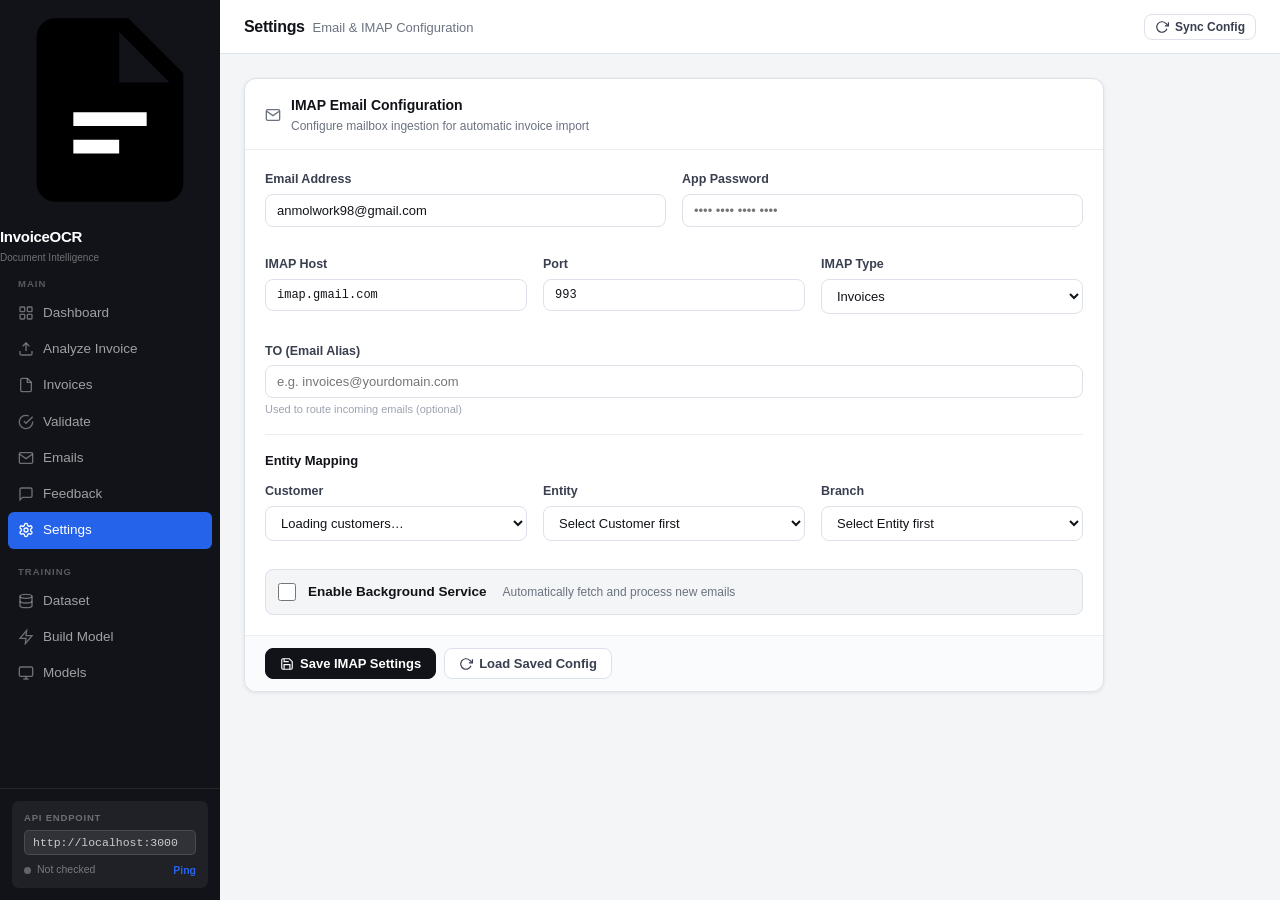
<file: settings.html>
<!DOCTYPE html>
<html lang="en">
<head>
<meta charset="UTF-8"><meta name="viewport" content="width=device-width,initial-scale=1">
<title>Settings — InvoiceOCR</title>
<link rel="stylesheet" href="shared.css">
<style>
  .form-row   { display:grid; grid-template-columns:1fr 1fr; gap:16px; }
  .form-row-3 { display:grid; grid-template-columns:1fr 1fr 1fr; gap:16px; }
  @media(max-width:700px) { .form-row,.form-row-3 { grid-template-columns:1fr; } }
</style>
</head>
<body>
<div class="layout">
<div class="main-content">

  <div class="topbar">
    <div>
      <span class="topbar-title">Settings</span>
      <span class="topbar-sub">Email &amp; IMAP Configuration</span>
    </div>
    <div class="topbar-right">
      <button class="btn btn-outline btn-sm" onclick="getImapConfig()">
        <svg viewBox="0 0 24 24" fill="none" stroke="currentColor" stroke-width="2"><polyline points="23 4 23 10 17 10"/><path d="M20.49 15a9 9 0 1 1-2.12-9.36L23 10"/></svg>
        Sync Config
      </button>
    </div>
  </div>

  <div class="page-body">
    <div style="max-width:860px;">

      <!-- IMAP Config Card -->
      <div class="card mb-16">
        <div class="card-header">
          <svg width="16" height="16" viewBox="0 0 24 24" fill="none" stroke="var(--c-ink3)" stroke-width="2"><path d="M4 4h16c1.1 0 2 .9 2 2v12c0 1.1-.9 2-2 2H4c-1.1 0-2-.9-2-2V6c0-1.1.9-2 2-2z"/><polyline points="22,6 12,13 2,6"/></svg>
          <div>
            <div class="card-title">IMAP Email Configuration</div>
            <div class="card-subtitle">Configure mailbox ingestion for automatic invoice import</div>
          </div>
        </div>
        <div class="card-body">

          <!-- Credentials -->
          <div class="form-row" style="margin-bottom:14px;">
            <div class="form-group">
              <label class="form-label">Email Address</label>
              <input class="form-input" id="imap-username" value="anmolwork98@gmail.com" placeholder="you@gmail.com">
            </div>
            <div class="form-group">
              <label class="form-label">App Password</label>
              <input class="form-input" type="password" id="imap-password" placeholder="•••• •••• •••• ••••">
            </div>
          </div>

          <!-- Server settings -->
          <div class="form-row-3" style="margin-bottom:14px;">
            <div class="form-group">
              <label class="form-label">IMAP Host</label>
              <input class="form-input form-input mono" id="imap-host" value="imap.gmail.com">
            </div>
            <div class="form-group">
              <label class="form-label">Port</label>
              <input class="form-input form-input mono" id="imap-port" type="number" value="993">
            </div>
            <div class="form-group">
              <label class="form-label">IMAP Type</label>
              <select class="form-select" id="imap-type">
                <option value="1">Invoices</option>
                <option value="2">Statements</option>
                <option value="3">Expenses</option>
              </select>
            </div>
          </div>

          <!-- TO Alias -->
          <div class="form-group" style="margin-bottom:14px;">
            <label class="form-label">TO (Email Alias)</label>
            <input class="form-input" id="to_alias" placeholder="e.g. invoices@yourdomain.com" type="email">
            <div class="form-hint">Used to route incoming emails (optional)</div>
          </div>

          <div class="divider"></div>

          <!-- Customer / Entity / Branch cascade -->
          <div style="font-size:13px;font-weight:700;color:var(--c-ink);margin-bottom:12px;">Entity Mapping</div>
          <div class="form-row-3" style="margin-bottom:14px;">
            <div class="form-group">
              <label class="form-label">Customer</label>
              <select class="form-select" id="imap-customerId">
                <option value="">Loading customers…</option>
              </select>
            </div>
            <div class="form-group">
              <label class="form-label">Entity</label>
              <select class="form-select" id="imap-entityId">
                <option value="">Select Customer first</option>
              </select>
            </div>
            <div class="form-group">
              <label class="form-label">Branch</label>
              <select class="form-select" id="imap-branchId">
                <option value="">Select Entity first</option>
              </select>
            </div>
          </div>

          <!-- Running toggle -->
          <div style="display:flex;align-items:center;gap:12px;padding:12px;background:var(--c-bg);border-radius:var(--c-radius,8px);border:1px solid var(--c-border);">
            <input type="checkbox" id="imap-isRunning" style="width:18px;height:18px;cursor:pointer;">
            <label for="imap-isRunning" style="font-size:13.5px;font-weight:600;cursor:pointer;color:var(--c-ink);">Enable Background Service</label>
            <span style="font-size:12px;color:var(--c-ink3);margin-left:4px;">Automatically fetch and process new emails</span>
          </div>
        </div>

        <div class="card-footer">
          <button class="btn btn-primary" onclick="saveImapConfig()" id="saveImapBtn">
            <svg viewBox="0 0 24 24" fill="none" stroke="currentColor" stroke-width="2"><path d="M19 21H5a2 2 0 0 1-2-2V5a2 2 0 0 1 2-2h11l5 5v11a2 2 0 0 1-2 2z"/><polyline points="17 21 17 13 7 13 7 21"/><polyline points="7 3 7 8 15 8"/></svg>
            Save IMAP Settings
          </button>
          <button class="btn btn-outline" onclick="getImapConfig()">
            <svg viewBox="0 0 24 24" fill="none" stroke="currentColor" stroke-width="2"><polyline points="23 4 23 10 17 10"/><path d="M20.49 15a9 9 0 1 1-2.12-9.36L23 10"/></svg>
            Load Saved Config
          </button>
        </div>
      </div>

      <!-- Config result / list -->
      <div id="imapConfigResult"></div>

    </div>
  </div>
</div>
</div>

<script src="shared.js"></script>
<script>
let imapChangeTimer = null;

function onImapFilterChange() {
  if (imapChangeTimer) clearTimeout(imapChangeTimer);
  imapChangeTimer = setTimeout(() => {
    const cid = document.getElementById('imap-customerId').value;
    const eid = document.getElementById('imap-entityId').value;
    const bid = document.getElementById('imap-branchId').value;
    if (cid && eid && bid) getImapConfig();
  }, 400);
}

// ── Cascade: Customer → Entity → Branch → Config ─────────
document.addEventListener('DOMContentLoaded', async () => {
  await loadCustomers('imap-customerId');

  document.getElementById('imap-customerId').addEventListener('change', async (e) => {
    await loadEntities(e.target.value, 'imap-entityId', 'imap-branchId');
  });

  document.getElementById('imap-entityId').addEventListener('change', async (e) => {
    await loadBranches(e.target.value, 'imap-branchId');
    onImapFilterChange();
  });

  document.getElementById('imap-branchId').addEventListener('change', () => {
    onImapFilterChange();
  });

  // Try to load config on page open if IDs already set
  getImapConfig();
});
</script>
</body>
</html>
</file>
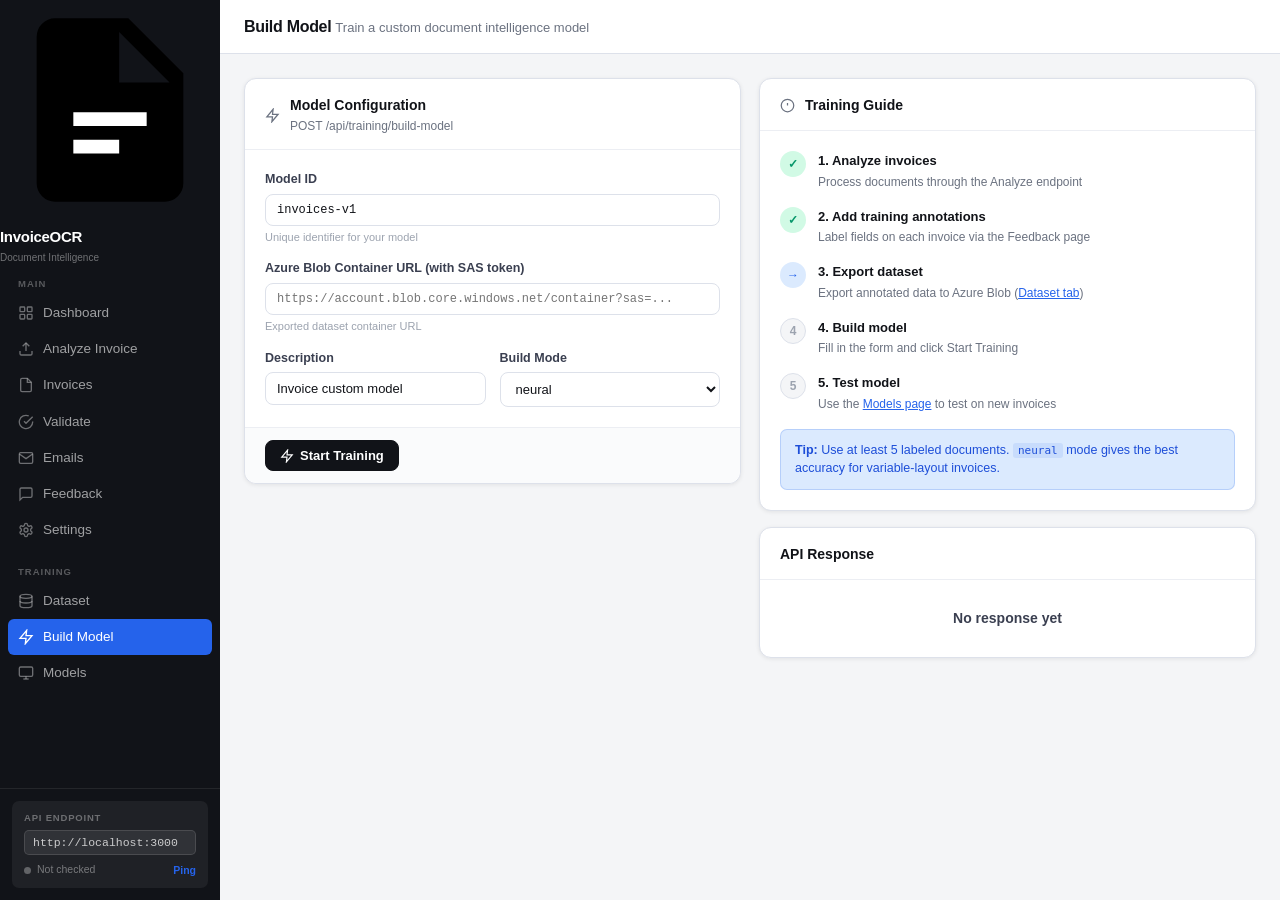
<file: training.html>
<!DOCTYPE html>
<html lang="en">
<head>
<meta charset="UTF-8"><meta name="viewport" content="width=device-width,initial-scale=1">
<title>Build Model — InvoiceOCR</title>
<link rel="stylesheet" href="shared.css">
</head>
<body>
<div class="layout">
<div class="main-content">
  <div class="topbar">
    <div><span class="topbar-title">Build Model</span><span class="topbar-sub">Train a custom document intelligence model</span></div>
  </div>
  <div class="page-body">
    <div class="grid-2" style="align-items:start;">

      <!-- Config form -->
      <div style="display:flex;flex-direction:column;gap:16px;">
        <div class="card">
          <div class="card-header">
            <svg width="15" height="15" viewBox="0 0 24 24" fill="none" stroke="var(--c-ink3)" stroke-width="2"><polygon points="13 2 3 14 12 14 11 22 21 10 12 10 13 2"/></svg>
            <div><div class="card-title">Model Configuration</div><div class="card-subtitle">POST /api/training/build-model</div></div>
          </div>
          <div class="card-body">
            <div class="form-group">
              <label class="form-label">Model ID</label>
              <input class="form-input form-input mono" id="t-modelId" value="invoices-v1" placeholder="invoices-v1">
              <div class="form-hint">Unique identifier for your model</div>
            </div>
            <div class="form-group">
              <label class="form-label">Azure Blob Container URL (with SAS token)</label>
              <input class="form-input form-input mono" id="t-container" placeholder="https://account.blob.core.windows.net/container?sas=...">
              <div class="form-hint">Exported dataset container URL</div>
            </div>
            <div class="form-row-2">
              <div class="form-group" style="margin-bottom:0;">
                <label class="form-label">Description</label>
                <input class="form-input" id="t-desc" value="Invoice custom model">
              </div>
              <div class="form-group" style="margin-bottom:0;">
                <label class="form-label">Build Mode</label>
                <select class="form-select" id="t-mode">
                  <option value="neural">neural</option>
                  <option value="template">template</option>
                  <option value="generative">generative</option>
                </select>
              </div>
            </div>
          </div>
          <div class="card-footer">
            <button class="btn btn-primary" onclick="buildModel()" id="buildBtn">
              <svg viewBox="0 0 24 24" fill="none" stroke="currentColor" stroke-width="2"><polygon points="13 2 3 14 12 14 11 22 21 10 12 10 13 2"/></svg>
              Start Training
            </button>
          </div>
        </div>

        <!-- Status card -->
        <div class="card" id="statusCard" style="display:none;">
          <div class="card-header">
            <div class="card-title">Training Status</div>
            <span class="badge badge-blue" id="statusBadge" style="margin-left:auto;">Running</span>
          </div>
          <div class="card-body">
            <div id="statusTimeline" style="display:flex;flex-direction:column;gap:16px;"></div>
          </div>
        </div>
      </div>

      <!-- Guide + response -->
      <div style="display:flex;flex-direction:column;gap:16px;">
        <div class="card">
          <div class="card-header">
            <svg width="15" height="15" viewBox="0 0 24 24" fill="none" stroke="var(--c-ink3)" stroke-width="2"><circle cx="12" cy="12" r="10"/><line x1="12" y1="8" x2="12" y2="12"/><line x1="12" y1="16" x2="12.01" y2="16"/></svg>
            <div class="card-title">Training Guide</div>
          </div>
          <div class="card-body">
            <div style="display:flex;flex-direction:column;gap:16px;">
              <div style="display:flex;gap:12px;align-items:flex-start;">
                <div style="width:26px;height:26px;border-radius:50%;background:var(--c-green-lt);color:var(--c-green);display:flex;align-items:center;justify-content:center;font-size:12px;font-weight:700;flex-shrink:0;">✓</div>
                <div><div style="font-size:13px;font-weight:600;color:var(--c-ink);">1. Analyze invoices</div><div style="font-size:12px;color:var(--c-ink3);margin-top:2px;">Process documents through the Analyze endpoint</div></div>
              </div>
              <div style="display:flex;gap:12px;align-items:flex-start;">
                <div style="width:26px;height:26px;border-radius:50%;background:var(--c-green-lt);color:var(--c-green);display:flex;align-items:center;justify-content:center;font-size:12px;font-weight:700;flex-shrink:0;">✓</div>
                <div><div style="font-size:13px;font-weight:600;color:var(--c-ink);">2. Add training annotations</div><div style="font-size:12px;color:var(--c-ink3);margin-top:2px;">Label fields on each invoice via the Feedback page</div></div>
              </div>
              <div style="display:flex;gap:12px;align-items:flex-start;">
                <div style="width:26px;height:26px;border-radius:50%;background:var(--c-blue-lt);color:var(--c-blue);display:flex;align-items:center;justify-content:center;font-size:12px;font-weight:700;flex-shrink:0;">→</div>
                <div><div style="font-size:13px;font-weight:600;color:var(--c-ink);">3. Export dataset</div><div style="font-size:12px;color:var(--c-ink3);margin-top:2px;">Export annotated data to Azure Blob (<a href="dataset.html" style="color:var(--c-blue);">Dataset tab</a>)</div></div>
              </div>
              <div style="display:flex;gap:12px;align-items:flex-start;">
                <div style="width:26px;height:26px;border-radius:50%;background:var(--c-bg);border:1px solid var(--c-border);color:var(--c-ink4);display:flex;align-items:center;justify-content:center;font-size:12px;font-weight:700;flex-shrink:0;">4</div>
                <div><div style="font-size:13px;font-weight:600;color:var(--c-ink);">4. Build model</div><div style="font-size:12px;color:var(--c-ink3);margin-top:2px;">Fill in the form and click Start Training</div></div>
              </div>
              <div style="display:flex;gap:12px;align-items:flex-start;">
                <div style="width:26px;height:26px;border-radius:50%;background:var(--c-bg);border:1px solid var(--c-border);color:var(--c-ink4);display:flex;align-items:center;justify-content:center;font-size:12px;font-weight:700;flex-shrink:0;">5</div>
                <div><div style="font-size:13px;font-weight:600;color:var(--c-ink);">5. Test model</div><div style="font-size:12px;color:var(--c-ink3);margin-top:2px;">Use the <a href="models.html" style="color:var(--c-blue);">Models page</a> to test on new invoices</div></div>
              </div>
            </div>
            <div class="highlight" style="margin-top:16px;font-size:12.5px;">
              <strong>Tip:</strong> Use at least 5 labeled documents. <code style="background:rgba(37,99,235,.1);padding:1px 5px;border-radius:3px;font-size:11px;">neural</code> mode gives the best accuracy for variable-layout invoices.
            </div>
          </div>
        </div>

        <div class="card">
          <div class="card-header"><div class="card-title">API Response</div></div>
          <div id="respArea"><div class="empty-state" style="padding:28px;"><div class="empty-title">No response yet</div></div></div>
        </div>
      </div>
    </div>
  </div>
</div>
</div>
<script src="shared.js"></script>
<script>
async function buildModel() {
  const modelId  = document.getElementById('t-modelId').value.trim();
  const url      = document.getElementById('t-container').value.trim();
  const desc     = document.getElementById('t-desc').value.trim();
  const mode     = document.getElementById('t-mode').value;
  if (!modelId) { toast('Model ID required','warn'); return; }
  if (!url)     { toast('Container URL required','warn'); return; }

  const btn = document.getElementById('buildBtn');
  btn.disabled = true;
  btn.innerHTML = '<span class="spinner" style="width:13px;height:13px;border-width:2px;"></span>&nbsp;Starting…';

  document.getElementById('statusCard').style.display = 'block';
  document.getElementById('statusBadge').textContent  = 'Submitting';
  document.getElementById('statusBadge').className    = 'badge badge-blue';
  document.getElementById('statusTimeline').innerHTML = stepHtml('active', 'Submitting training job…', `Model: ${modelId} · Mode: ${mode}`);

  try {
    const r = await api('POST', '/api/training/build-model', { modelId, containerUrl: url, description: desc, buildMode: mode });
    const d = await r.json().catch(()=>({}));
    renderJson('respArea', d);

    if (r.ok || r.status===201 || r.status===202) {
      document.getElementById('statusBadge').textContent = 'Started';
      document.getElementById('statusBadge').className   = 'badge badge-green';
      document.getElementById('statusTimeline').innerHTML =
        stepHtml('done', 'Job submitted', `ID: ${modelId}`) +
        stepHtml('active', 'Training in progress…', 'May take several minutes') +
        stepHtml('wait',  'Deployment', 'Ready once training completes');
      toast('Training job started for ' + modelId, 'ok');
    } else {
      document.getElementById('statusBadge').textContent = 'Failed';
      document.getElementById('statusBadge').className   = 'badge badge-red';
      document.getElementById('statusTimeline').innerHTML = stepHtml('err', 'Failed: HTTP ' + r.status, d.message||'');
      toast('Training failed: '+r.status,'err');
    }
  } catch(e) {
    document.getElementById('statusBadge').textContent = 'Error';
    document.getElementById('statusBadge').className   = 'badge badge-red';
    toast('Error: '+e.message,'err');
  }
  btn.disabled = false;
  btn.innerHTML = '<svg viewBox="0 0 24 24" fill="none" stroke="currentColor" stroke-width="2"><polygon points="13 2 3 14 12 14 11 22 21 10 12 10 13 2"/></svg> Start Training';
}

function stepHtml(type, title, sub) {
  const colors = { done:'var(--c-green-lt)',active:'var(--c-blue-lt)',wait:'var(--c-bg)',err:'var(--c-red-lt)' };
  const icons  = { done:'<svg viewBox="0 0 24 24" fill="none" stroke="currentColor" stroke-width="2.5"><polyline points="20 6 9 17 4 12"/></svg>', active:'<span class="spinner" style="width:12px;height:12px;border-width:2px;"></span>', wait:'', err:'✕' };
  const c = { done:'var(--c-green)',active:'var(--c-blue)',wait:'var(--c-ink4)',err:'var(--c-red)' };
  return `<div style="display:flex;gap:12px;align-items:flex-start;">
    <div style="width:28px;height:28px;border-radius:50%;background:${colors[type]};color:${c[type]};display:flex;align-items:center;justify-content:center;flex-shrink:0;">${icons[type]}</div>
    <div style="padding-top:4px;"><div style="font-size:13px;font-weight:600;color:var(--c-ink);">${title}</div><div style="font-size:12px;color:var(--c-ink3);margin-top:1px;">${sub}</div></div>
  </div>`;
}
</script>
</body>
</html>
</file>
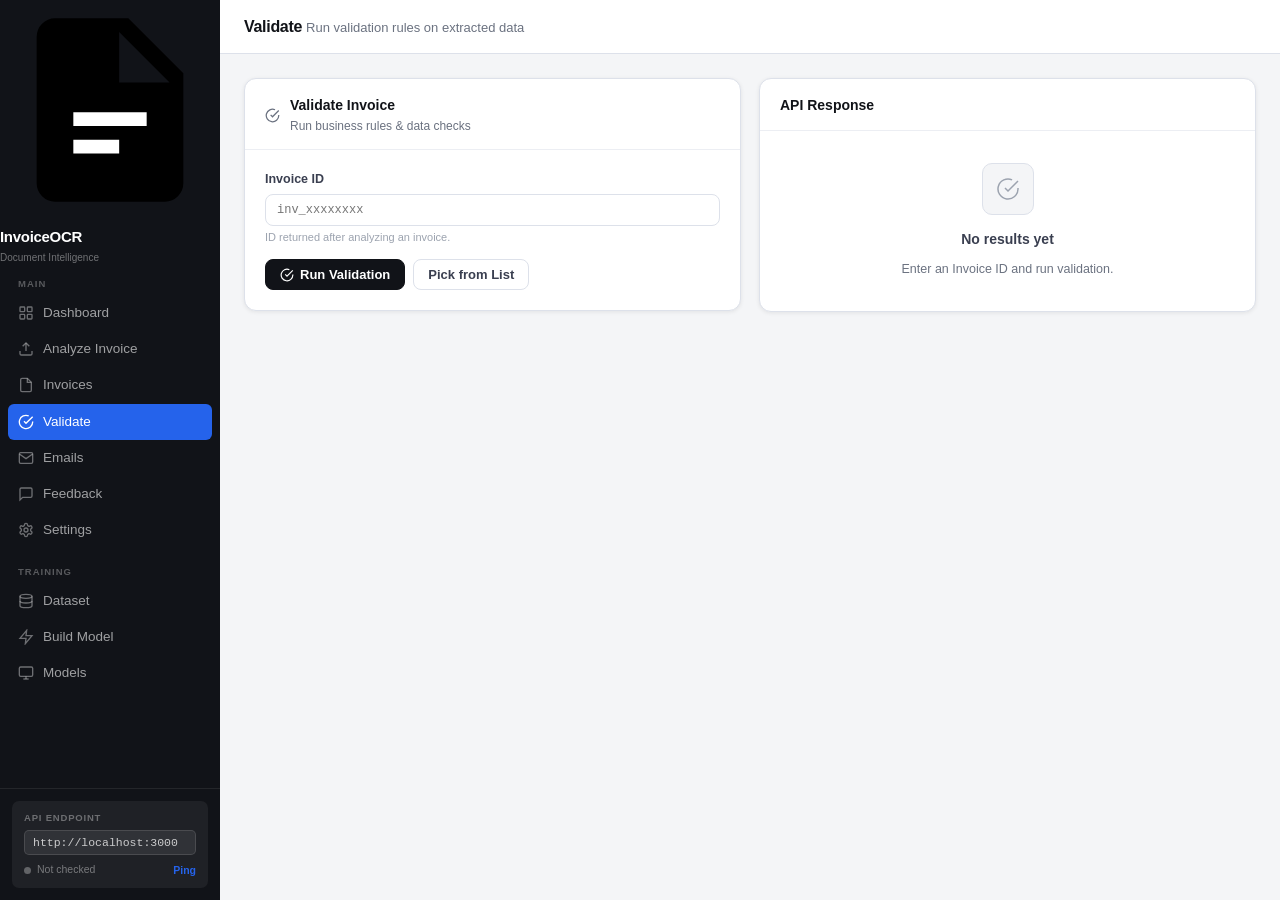
<file: validate.html>
<!DOCTYPE html>
<html lang="en">
<head>
<meta charset="UTF-8"><meta name="viewport" content="width=device-width,initial-scale=1">
<title>Validate — InvoiceOCR</title>
<link rel="stylesheet" href="shared.css">
</head>
<body>
<div class="layout">
<div class="main-content">
  <div class="topbar">
    <div><span class="topbar-title">Validate</span><span class="topbar-sub">Run validation rules on extracted data</span></div>
  </div>
  <div class="page-body">
    <div class="grid-2">

      <!-- Form -->
      <div style="display:flex;flex-direction:column;gap:16px;">
        <div class="card">
          <div class="card-header">
            <svg width="15" height="15" viewBox="0 0 24 24" fill="none" stroke="var(--c-ink3)" stroke-width="2"><path d="M22 11.08V12a10 10 0 1 1-5.93-9.14"/><polyline points="22 4 12 14.01 9 11.01"/></svg>
            <div><div class="card-title">Validate Invoice</div><div class="card-subtitle">Run business rules &amp; data checks</div></div>
          </div>
          <div class="card-body">
            <div class="form-group">
              <label class="form-label">Invoice ID</label>
              <input class="form-input form-input mono" id="invId" placeholder="inv_xxxxxxxx" />
              <div class="form-hint">ID returned after analyzing an invoice.</div>
            </div>
            <div style="display:flex;gap:8px;">
              <button class="btn btn-primary" onclick="runValidate()">
                <svg viewBox="0 0 24 24" fill="none" stroke="currentColor" stroke-width="2"><path d="M22 11.08V12a10 10 0 1 1-5.93-9.14"/><polyline points="22 4 12 14.01 9 11.01"/></svg>
                Run Validation
              </button>
              <button class="btn btn-outline" onclick="pickFromList()">Pick from List</button>
            </div>
          </div>
        </div>

        <!-- Rules -->
        <div class="card" id="rulesCard" style="display:none;">
          <div class="card-header">
            <div class="card-title">Validation Results</div>
            <span class="badge badge-gray" id="ruleScore" style="margin-left:auto;"></span>
          </div>
          <div class="card-body">
            <div id="ruleList" style="display:flex;flex-direction:column;gap:8px;"></div>
          </div>
        </div>
      </div>

      <!-- Response -->
      <div>
        <div class="card">
          <div class="card-header"><div class="card-title">API Response</div></div>
          <div id="respArea">
            <div class="empty-state" style="padding:32px;">
              <div class="empty-icon"><svg viewBox="0 0 24 24" fill="none" stroke="currentColor" stroke-width="1.5"><path d="M22 11.08V12a10 10 0 1 1-5.93-9.14"/><polyline points="22 4 12 14.01 9 11.01"/></svg></div>
              <div class="empty-title">No results yet</div>
              <div class="empty-desc">Enter an Invoice ID and run validation.</div>
            </div>
          </div>
        </div>
      </div>
    </div>
  </div>
</div>
</div>
<script src="shared.js"></script>
<script>
// Pre-fill from URL param
const p = new URLSearchParams(location.search);
if (p.get('id')) document.getElementById('invId').value = p.get('id');

async function runValidate() {
  const id = document.getElementById('invId').value.trim();
  if (!id) { toast('Enter an Invoice ID','warn'); return; }
  document.getElementById('respArea').innerHTML = '<div style="padding:20px;display:flex;gap:12px;align-items:center;"><div class="spinner"></div><span>Validating…</span></div>';
  try {
    const r = await api('POST', '/api/invoices/validate', { invoiceId: id });
    if (!r.ok) { toast('Failed: '+r.status,'err'); return; }
    const data = await r.json();
    renderJson('respArea', data);

    const rules = data.rules || data.checks || data.validations || [];
    if (rules.length) {
      const passed = rules.filter(r => r.passed || r.status==='pass').length;
      document.getElementById('ruleScore').textContent = passed + '/' + rules.length + ' passed';
      document.getElementById('ruleScore').className   = 'badge ' + (passed===rules.length ? 'badge-green' : passed>0 ? 'badge-amber' : 'badge-red');
      document.getElementById('ruleList').innerHTML = rules.map(rule => {
        const ok   = rule.passed || rule.status === 'pass';
        const warn = rule.status === 'warn';
        const cls  = ok ? 'green' : warn ? 'amber' : 'red';
        const icon = ok
          ? '<svg viewBox="0 0 24 24" fill="none" stroke="currentColor" stroke-width="2.5"><polyline points="20 6 9 17 4 12"/></svg>'
          : '<svg viewBox="0 0 24 24" fill="none" stroke="currentColor" stroke-width="2"><circle cx="12" cy="12" r="10"/><line x1="15" y1="9" x2="9" y2="15"/><line x1="9" y1="9" x2="15" y2="15"/></svg>';
        return `<div style="display:flex;align-items:center;gap:10px;padding:10px 12px;border-radius:8px;background:var(--c-${cls}-lt);color:${ok?'#065f46':warn?'#78350f':'#991b1b'};">
          <svg width="14" height="14" viewBox="0 0 24 24" fill="none" stroke="currentColor" stroke-width="2.5" style="flex-shrink:0;">${ok?'<polyline points="20 6 9 17 4 12"/>':'<circle cx="12" cy="12" r="10"/><line x1="15" y1="9" x2="9" y2="15"/><line x1="9" y1="9" x2="15" y2="15"/>'}</svg>
          <span><strong>${rule.name||rule.rule||'Rule'}</strong>${rule.message ? ': '+rule.message : ''}</span>
        </div>`;
      }).join('');
      document.getElementById('rulesCard').style.display = 'block';
    }
    toast('Validation complete', 'ok');
  } catch(e) { toast('Error: '+e.message,'err'); }
}

async function pickFromList() {
  try {
    const r = await api('GET', '/api/invoices');
    if (!r.ok) return;
    const d = await r.json();
    const invs = Array.isArray(d) ? d : (d.invoices||d.items||d.data||[]);
    if (invs.length) {
      document.getElementById('invId').value = invs[0].id || invs[0]._id || '';
      toast('Prefilled with latest invoice', 'ok');
    } else toast('No invoices found','warn');
  } catch {}
}
</script>
</body>
</html>
</file>
<file: shared.css>
/* =====================================================
   InvoiceOCR  —  Shared Stylesheet
   ===================================================== */

*, *::before, *::after { box-sizing: border-box; margin: 0; padding: 0; }

:root {
  --c-bg:        #f4f5f7;
  --c-white:     #ffffff;
  --c-border:    #dde1ea;
  --c-border2:   #eceef3;
  --c-ink:       #111318;
  --c-ink2:      #3a3f50;
  --c-ink3:      #6b7280;
  --c-ink4:      #9ca3af;
  --c-blue:      #2563eb;
  --c-blue-lt:   #dbeafe;
  --c-blue-dk:   #1d4ed8;
  --c-green:     #059669;
  --c-green-lt:  #d1fae5;
  --c-amber:     #d97706;
  --c-amber-lt:  #fef3c7;
  --c-red:       #dc2626;
  --c-red-lt:    #fee2e2;
  --c-violet:    #7c3aed;
  --c-violet-lt: #ede9fe;
  --nav-w:       220px;
  --top-h:       54px;
  --radius:      8px;
  --shadow:      0 1px 4px rgba(0,0,0,.08);
  --shadow-md:   0 4px 16px rgba(0,0,0,.10);
}

body {
  font-family: -apple-system, BlinkMacSystemFont, 'Segoe UI', sans-serif;
  font-size: 14px;
  line-height: 1.5;
  color: var(--c-ink);
  background: var(--c-bg);
}

/* ── LAYOUT ── */
.layout       { display: flex; min-height: 100vh; }
.main-content { margin-left: var(--nav-w); flex: 1; display: flex; flex-direction: column; }
.page-body    { padding: 24px; flex: 1; }

/* ── SIDEBAR NAV ── */
.sidebar {
  width: var(--nav-w);
  background: var(--c-ink);
  position: fixed;
  top: 0; left: 0; bottom: 0;
  display: flex;
  flex-direction: column;
  z-index: 100;
  overflow-y: auto;
}

.sidebar-logo {
  display: flex;
  align-items: center;
  gap: 10px;
  padding: 18px 16px 16px;
  border-bottom: 1px solid rgba(255,255,255,.08);
}
.logo-icon {
  width: 32px; height: 32px;
  background: var(--c-blue);
  border-radius: 7px;
  display: flex; align-items: center; justify-content: center;
  flex-shrink: 0;
}
.logo-icon svg { width: 16px; height: 16px; fill: #fff; }
.logo-text     { font-size: 15px; font-weight: 700; color: #fff; letter-spacing: -.3px; }
.logo-sub      { font-size: 10px; color: rgba(255,255,255,.4); margin-top: 1px; }

.nav-section       { padding: 12px 8px 4px; }
.nav-section-label { font-size: 9.5px; font-weight: 700; text-transform: uppercase; letter-spacing: 1px; color: rgba(255,255,255,.3); padding: 0 10px; margin-bottom: 4px; }

.nav-link {
  display: flex;
  align-items: center;
  gap: 9px;
  padding: 8px 10px;
  border-radius: 6px;
  color: rgba(255,255,255,.6);
  font-size: 13.5px;
  font-weight: 450;
  text-decoration: none;
  transition: background .12s, color .12s;
  cursor: pointer;
  border: none;
  background: transparent;
  width: 100%;
  text-align: left;
}
.nav-link svg          { width: 16px; height: 16px; opacity: .65; flex-shrink: 0; }
.nav-link:hover        { background: rgba(255,255,255,.08); color: #fff; }
.nav-link.active       { background: var(--c-blue); color: #fff; }
.nav-link.active svg   { opacity: 1; }
.nav-badge {
  margin-left: auto;
  background: rgba(255,255,255,.15);
  color: rgba(255,255,255,.8);
  font-size: 10px;
  font-weight: 700;
  padding: 1px 6px;
  border-radius: 10px;
}
.nav-link.active .nav-badge { background: rgba(255,255,255,.25); }

.sidebar-footer {
  margin-top: auto;
  padding: 12px;
  border-top: 1px solid rgba(255,255,255,.08);
}
.api-box { background: rgba(255,255,255,.06); border-radius: 7px; padding: 10px 12px; }
.api-box label { font-size: 9.5px; font-weight: 700; text-transform: uppercase; letter-spacing: .8px; color: rgba(255,255,255,.35); display: block; margin-bottom: 5px; }
.api-box input {
  width: 100%;
  background: rgba(255,255,255,.08);
  border: 1px solid rgba(255,255,255,.12);
  border-radius: 5px;
  padding: 5px 8px;
  font-size: 11.5px;
  color: rgba(255,255,255,.75);
  font-family: 'Courier New', monospace;
  outline: none;
}
.api-box input:focus { border-color: var(--c-blue); }
.api-status-row { display: flex; align-items: center; gap: 6px; margin-top: 7px; }
.api-dot { width: 7px; height: 7px; border-radius: 50%; background: rgba(255,255,255,.3); flex-shrink: 0; }
.api-dot.ok      { background: #34d399; box-shadow: 0 0 0 2px rgba(52,211,153,.3); }
.api-dot.err     { background: #f87171; box-shadow: 0 0 0 2px rgba(248,113,113,.3); }
.api-dot.loading { background: #fbbf24; animation: blink .8s ease-in-out infinite; }
@keyframes blink { 0%,100%{opacity:1} 50%{opacity:.35} }
.api-status-text { font-size: 10.5px; color: rgba(255,255,255,.4); flex: 1; }
.ping-btn { font-size: 10.5px; font-weight: 600; color: var(--c-blue); background: transparent; border: none; cursor: pointer; padding: 0; }
.ping-btn:hover { color: #60a5fa; }

/* ── TOPBAR ── */
.topbar {
  height: var(--top-h);
  background: var(--c-white);
  border-bottom: 1px solid var(--c-border);
  display: flex;
  align-items: center;
  padding: 0 24px;
  gap: 12px;
  position: sticky;
  top: 0;
  z-index: 80;
}
.topbar-title { font-size: 16px; font-weight: 700; color: var(--c-ink); letter-spacing: -.3px; }
.topbar-sub   { font-size: 13px; color: var(--c-ink3); margin-left: 4px; }
.topbar-right { margin-left: auto; display: flex; gap: 8px; align-items: center; }

/* ── BUTTONS ── */
.btn {
  display: inline-flex;
  align-items: center;
  gap: 6px;
  padding: 7px 14px;
  font-size: 13px;
  font-weight: 600;
  border-radius: var(--radius);
  border: 1px solid transparent;
  cursor: pointer;
  transition: all .12s;
  text-decoration: none;
  white-space: nowrap;
  font-family: inherit;
}
.btn svg { width: 14px; height: 14px; flex-shrink: 0; }
.btn-primary   { background: var(--c-ink); color: #fff; border-color: var(--c-ink); }
.btn-primary:hover { background: var(--c-ink2); }
.btn-blue      { background: var(--c-blue); color: #fff; border-color: var(--c-blue); }
.btn-blue:hover{ background: var(--c-blue-dk); }
.btn-outline   { background: var(--c-white); color: var(--c-ink2); border-color: var(--c-border); }
.btn-outline:hover { background: var(--c-bg); border-color: var(--c-ink4); }
.btn-ghost     { background: transparent; color: var(--c-ink3); border-color: transparent; }
.btn-ghost:hover { background: var(--c-bg); color: var(--c-ink); }
.btn-green     { background: var(--c-green); color: #fff; border-color: var(--c-green); }
.btn-amber     { background: var(--c-amber); color: #fff; border-color: var(--c-amber); }
.btn-red       { background: var(--c-red); color: #fff; border-color: var(--c-red); }
.btn-sm        { padding: 5px 10px; font-size: 12px; }
.btn-lg        { padding: 10px 20px; font-size: 14px; }
.btn:disabled  { opacity: .45; cursor: not-allowed; }

/* ── CARDS ── */
.card {
  background: var(--c-white);
  border: 1px solid var(--c-border);
  border-radius: 12px;
  box-shadow: var(--shadow);
}
.card-header {
  padding: 16px 20px 14px;
  border-bottom: 1px solid var(--c-border2);
  display: flex;
  align-items: center;
  gap: 10px;
}
.card-title    { font-size: 14px; font-weight: 700; color: var(--c-ink); }
.card-subtitle { font-size: 12px; color: var(--c-ink3); margin-top: 1px; }
.card-body     { padding: 20px; }
.card-footer   {
  padding: 12px 20px;
  border-top: 1px solid var(--c-border2);
  background: #fafbfc;
  border-radius: 0 0 12px 12px;
  display: flex;
  gap: 8px;
  align-items: center;
}

/* ── STAT CARDS ── */
.stats-grid { display: grid; gap: 16px; margin-bottom: 22px; }
.stats-4    { grid-template-columns: repeat(4, 1fr); }
.stats-3    { grid-template-columns: repeat(3, 1fr); }
.stats-2    { grid-template-columns: repeat(2, 1fr); }

.stat-card {
  background: var(--c-white);
  border: 1px solid var(--c-border);
  border-radius: 12px;
  padding: 18px 20px;
  position: relative;
  overflow: hidden;
}
.stat-card::before { content:''; position:absolute; top:0;left:0;right:0;height:3px; }
.stat-card.blue::before   { background: var(--c-blue); }
.stat-card.green::before  { background: var(--c-green); }
.stat-card.amber::before  { background: var(--c-amber); }
.stat-card.violet::before { background: var(--c-violet); }
.stat-card.red::before    { background: var(--c-red); }
.stat-label { font-size: 11px; font-weight: 700; text-transform: uppercase; letter-spacing: .5px; color: var(--c-ink3); margin-bottom: 8px; }
.stat-value { font-size: 30px; font-weight: 800; color: var(--c-ink); letter-spacing: -1px; line-height: 1; }
.stat-meta  { font-size: 12px; color: var(--c-ink4); margin-top: 4px; }

/* ── TABLES ── */
.table-wrap  { overflow-x: auto; }
table        { width: 100%; border-collapse: collapse; font-size: 13px; }
thead th {
  padding: 9px 14px;
  text-align: left;
  font-size: 11px;
  font-weight: 700;
  text-transform: uppercase;
  letter-spacing: .4px;
  color: var(--c-ink3);
  background: #f8f9fb;
  border-bottom: 1px solid var(--c-border);
}
tbody tr       { border-bottom: 1px solid var(--c-border2); transition: background .1s; }
tbody tr:last-child { border-bottom: none; }
tbody tr:hover { background: #fafbff; }
tbody td       { padding: 11px 14px; color: var(--c-ink2); vertical-align: middle; }
.td-mono       { font-family: 'Courier New', monospace; font-size: 11.5px; color: var(--c-ink3); }

/* ── BADGES ── */
.badge {
  display: inline-flex;
  align-items: center;
  gap: 4px;
  padding: 2px 8px;
  border-radius: 20px;
  font-size: 11px;
  font-weight: 700;
  white-space: nowrap;
}
.badge-blue   { background: var(--c-blue-lt);   color: var(--c-blue); }
.badge-green  { background: var(--c-green-lt);  color: var(--c-green); }
.badge-amber  { background: var(--c-amber-lt);  color: var(--c-amber); }
.badge-red    { background: var(--c-red-lt);    color: var(--c-red); }
.badge-violet { background: var(--c-violet-lt); color: var(--c-violet); }
.badge-gray   { background: #f1f2f5; color: var(--c-ink3); border: 1px solid var(--c-border); }

/* ── FORMS ── */
.form-group    { margin-bottom: 14px; }
.form-label    { display: block; font-size: 12.5px; font-weight: 600; color: var(--c-ink2); margin-bottom: 5px; }
.form-hint     { font-size: 11px; color: var(--c-ink4); margin-top: 3px; }
.form-input, .form-select, .form-textarea {
  width: 100%;
  background: var(--c-white);
  border: 1px solid var(--c-border);
  border-radius: var(--radius);
  padding: 8px 11px;
  font-size: 13px;
  font-family: inherit;
  color: var(--c-ink);
  outline: none;
  transition: border-color .15s, box-shadow .15s;
}
.form-input:focus, .form-select:focus, .form-textarea:focus {
  border-color: var(--c-blue);
  box-shadow: 0 0 0 3px rgba(37,99,235,.12);
}
.form-input.mono { font-family: 'Courier New', monospace; font-size: 12px; }
.form-textarea   { resize: vertical; min-height: 80px; }
.form-row-2 { display: grid; grid-template-columns: 1fr 1fr; gap: 14px; }
.form-row-3 { display: grid; grid-template-columns: 1fr 1fr 1fr; gap: 14px; }

/* ── UPLOAD ZONE ── */
.upload-zone {
  border: 2px dashed var(--c-border);
  border-radius: 10px;
  padding: 36px 20px;
  text-align: center;
  cursor: pointer;
  transition: all .15s;
  background: var(--c-white);
  display: block;
  position: relative;
}
.upload-zone:hover,.upload-zone.drag-over { border-color: var(--c-blue); background: #f0f6ff; }
.upload-zone input[type=file] { position:absolute;inset:0;opacity:0;cursor:pointer;width:100%;height:100%; }
.upload-icon  { width: 44px;height: 44px;background: var(--c-bg);border: 1px solid var(--c-border);border-radius: 9px;display:flex;align-items:center;justify-content:center;margin:0 auto 12px; }
.upload-icon svg  { width: 20px; height: 20px; color: var(--c-ink3); }
.upload-title { font-size: 14px; font-weight: 600; color: var(--c-ink); margin-bottom: 3px; }
.upload-sub   { font-size: 12.5px; color: var(--c-ink3); }

/* ── JSON VIEWER ── */
.json-box {
  background: #0f1117;
  border-radius: 8px;
  overflow: hidden;
}
.json-box-header {
  padding: 9px 14px;
  display: flex;
  align-items: center;
  gap: 8px;
  border-bottom: 1px solid rgba(255,255,255,.06);
}
.json-box-label { font-size: 11px; font-weight: 700; color: rgba(255,255,255,.35); font-family: monospace; letter-spacing: .5px; }
.json-body      { padding: 14px; font-family: 'Courier New', monospace; font-size: 12px; color: #cbd5e1; max-height: 420px; overflow-y: auto; white-space: pre-wrap; word-break: break-all; line-height: 1.65; }
.jk { color: #93c5fd; }
.js { color: #86efac; }
.jn { color: #fbbf24; }
.jb { color: #f9a8d4; }
.jnull { color: #94a3b8; }

/* ── EMPTY STATE ── */
.empty-state { display:flex;flex-direction:column;align-items:center;justify-content:center;padding:48px 24px;text-align:center;gap:10px; }
.empty-icon  { width:52px;height:52px;background:var(--c-bg);border:1px solid var(--c-border);border-radius:10px;display:flex;align-items:center;justify-content:center;margin-bottom:4px; }
.empty-icon svg { width:24px;height:24px;color:var(--c-ink4); }
.empty-title { font-size:14px;font-weight:600;color:var(--c-ink2); }
.empty-desc  { font-size:12.5px;color:var(--c-ink3);max-width:300px; }

/* ── PROGRESS ── */
.progress { height: 6px; background: var(--c-border); border-radius: 3px; overflow: hidden; }
.progress-fill { height: 100%; background: linear-gradient(90deg, var(--c-blue), #60a5fa); border-radius: 3px; transition: width .4s ease; }

/* ── SPINNER ── */
.spinner {
  display: inline-block;
  width: 16px; height: 16px;
  border: 2px solid var(--c-border);
  border-top-color: var(--c-blue);
  border-radius: 50%;
  animation: spin .65s linear infinite;
  vertical-align: middle;
  flex-shrink: 0;
}
@keyframes spin { to { transform: rotate(360deg); } }

/* ── TOAST ── */
#toast-container {
  position: fixed;
  bottom: 20px; right: 20px;
  z-index: 9999;
  display: flex;
  flex-direction: column;
  gap: 8px;
  pointer-events: none;
}
.toast {
  background: var(--c-ink);
  color: #fff;
  padding: 11px 16px;
  border-radius: 9px;
  font-size: 13px;
  font-weight: 500;
  box-shadow: var(--shadow-md);
  display: flex;
  align-items: center;
  gap: 9px;
  min-width: 240px;
  max-width: 360px;
  animation: toastIn .22s ease;
  pointer-events: auto;
}
.toast svg    { width: 15px; height: 15px; flex-shrink: 0; }
.toast.ok     { background: var(--c-green); }
.toast.err    { background: var(--c-red); }
.toast.warn   { background: var(--c-amber); }
@keyframes toastIn { from{transform:translateY(12px);opacity:0} to{transform:none;opacity:1} }

/* ── MISC ── */
.divider { height: 1px; background: var(--c-border2); margin: 16px 0; }
.grid-2  { display: grid; grid-template-columns: 1fr 1fr; gap: 18px; align-items: start; }
.grid-3  { display: grid; grid-template-columns: 1fr 1fr 1fr; gap: 18px; align-items: start; }
.flex    { display: flex; } .flex-col { flex-direction: column; }
.items-center { align-items: center; }
.gap-8  { gap: 8px; } .gap-12 { gap: 12px; } .gap-16 { gap: 16px; }
.mt-4  { margin-top: 4px; }  .mt-8  { margin-top: 8px; }
.mt-12 { margin-top: 12px; } .mt-16 { margin-top: 16px; }
.mb-16 { margin-bottom: 16px; } .mb-20 { margin-bottom: 20px; }
.w-full { width: 100%; }
.text-sm    { font-size: 12px; }
.text-muted { color: var(--c-ink3); }
.text-mono  { font-family: 'Courier New', monospace; }
.highlight  { background: var(--c-blue-lt); border: 1px solid rgba(37,99,235,.2); border-radius: 7px; padding: 11px 14px; font-size: 13px; color: var(--c-blue-dk); }

/* ── TABS ── */
.tab-bar { display:flex;gap:2px;padding:3px;background:var(--c-bg);border-radius:8px;border:1px solid var(--c-border);width:fit-content;margin-bottom:16px; }
.tab-btn { padding:5px 14px;border-radius:6px;border:none;background:transparent;color:var(--c-ink3);font-size:12.5px;font-weight:600;cursor:pointer;transition:all .12s;font-family:inherit; }
.tab-btn:hover  { color: var(--c-ink); }
.tab-btn.active { background:var(--c-white);color:var(--c-ink);box-shadow:var(--shadow); }
.tab-panel { display: none; }
.tab-panel.active { display: block; }

/* ── FIELD ROW (review form) ── */
.field-row {
  display: grid;
  grid-template-columns: 160px 1fr;
  gap: 8px;
  align-items: center;
  padding: 6px 0;
  border-bottom: 1px solid var(--c-border2);
}
.field-row:last-child { border-bottom: none; }
.field-key   { font-size: 12px; font-weight: 600; color: var(--c-ink3); }
.field-input {
  width:100%; background:var(--c-white); border:1px solid var(--c-border);
  border-radius:6px; padding:6px 10px; font-size:13px;
  font-family:inherit; color:var(--c-ink); outline:none; transition:border-color .15s;
}
.field-input:focus { border-color: var(--c-blue); }
.field-input.edited { background: #fffbeb; border-color: var(--c-amber); }

/* ── ACTION BAR ── */
.action-bar {
  border-top: 2px solid var(--c-border);
  padding: 14px 16px;
  background: var(--c-white);
  display: flex;
  flex-direction: column;
  gap: 10px;
  flex-shrink: 0;
}
.action-bar-label { font-size: 10px; font-weight: 700; text-transform: uppercase; letter-spacing: .8px; color: var(--c-ink4); }
.action-btns { display: grid; grid-template-columns: 1fr 1fr 1fr; gap: 8px; }
.action-btn {
  padding: 10px 8px;
  border-radius: 8px;
  border: 1.5px solid;
  font-family: inherit;
  font-size: 13px;
  font-weight: 700;
  cursor: pointer;
  display: flex;
  align-items: center;
  justify-content: center;
  gap: 6px;
  transition: all .12s;
}
.action-btn svg { width: 14px; height: 14px; }
.action-btn.approve { border-color: var(--c-green); background: var(--c-green-lt); color: #065f46; }
.action-btn.approve:hover { background: var(--c-green); color: #fff; }
.action-btn.train   { border-color: var(--c-blue);  background: var(--c-blue-lt);  color: var(--c-blue-dk); }
.action-btn.train:hover   { background: var(--c-blue);  color: #fff; }
.action-btn.reject  { border-color: var(--c-red);   background: var(--c-red-lt);   color: #991b1b; }
.action-btn.reject:hover  { background: var(--c-red);   color: #fff; }

/* ── STATUS BAR (after action) ── */
.status-bar { padding: 8px 12px; border-radius: 6px; font-size: 12.5px; font-weight: 500; display: none; }
.status-bar.ok   { background: var(--c-green-lt); color: #065f46; border: 1px solid #a7f3d0; }
.status-bar.err  { background: var(--c-red-lt);   color: #991b1b; border: 1px solid #fca5a5; }
.status-bar.info { background: var(--c-blue-lt);  color: var(--c-blue-dk); border: 1px solid #bfdbfe; }

/* ── CONFIDENCE ── */
.conf-pill { display:inline-block;font-size:9.5px;font-weight:700;padding:1px 6px;border-radius:10px; }
.conf-h { background:var(--c-green-lt);  color:var(--c-green); }
.conf-m { background:var(--c-amber-lt);  color:var(--c-amber); }
.conf-l { background:var(--c-red-lt);    color:var(--c-red); }

/* ── RESPONSIVE ── */
@media(max-width:900px) {
  .stats-4,.stats-3 { grid-template-columns:repeat(2,1fr); }
  .grid-2,.grid-3   { grid-template-columns:1fr; }
}

/* ── IMAP CONFIG CARDS ── */
.config-entry-card {
  background: #fcfdfe;
  border: 1px solid var(--c-border);
  border-radius: 8px;
  padding: 16px;
  margin-bottom: 12px;
}
.config-entry-card:last-child { margin-bottom: 0; }
.prop-grid {
  display: grid;
  grid-template-columns: repeat(2, 1fr);
  gap: 4px 20px;
}
.prop-row {
  display: flex;
  justify-content: space-between;
  padding: 8px 0;
  border-bottom: 1px solid var(--c-border2);
}
.prop-row:last-child { border-bottom: none; }
.prop-label { font-size: 12.5px; color: var(--c-ink3); font-weight: 500; }
.prop-value { font-size: 12.5px; color: var(--c-ink); font-weight: 600; font-family: 'Courier New', monospace; }
</file>
